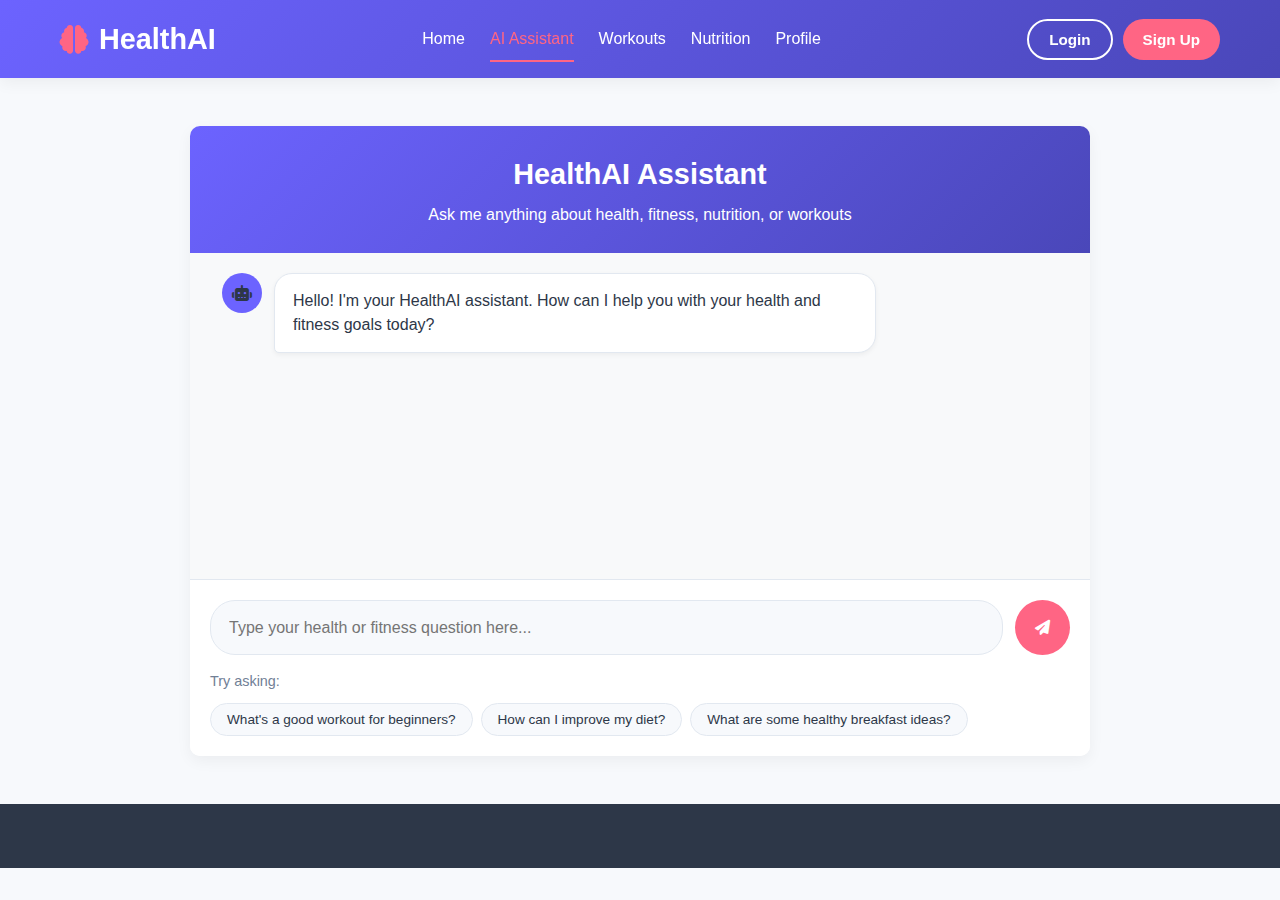
<file: chat.html>
<!DOCTYPE html>
<html lang="en">
<head>
    <meta charset="UTF-8">
    <meta name="viewport" content="width=device-width, initial-scale=1.0">
    <title>AI Health Assistant - HealthAI</title>
    <meta name="description" content="Chat with HealthAI - Get instant answers to your health, fitness, and nutrition questions from our AI assistant.">
    <meta name="keywords" content="AI health assistant, fitness questions, nutrition advice, health chatbot">
    <link rel="stylesheet" href="https://cdnjs.cloudflare.com/ajax/libs/font-awesome/6.4.0/css/all.min.css">
    <link rel="stylesheet" href="styles/main.css">
    <link rel="stylesheet" href="styles/responsive.css">
    <style>
        .chat-typing-indicator {
            display: none;
            align-items: center;
            gap: 10px;
            padding: 15px;
            color: var(--gray);
        }
        .typing-dots {
            display: flex;
            gap: 4px;
        }
        .typing-dots span {
            width: 8px;
            height: 8px;
            background: var(--gray);
            border-radius: 50%;
            animation: typing 1.4s infinite ease-in-out;
        }
        .typing-dots span:nth-child(1) { animation-delay: -0.32s; }
        .typing-dots span:nth-child(2) { animation-delay: -0.16s; }
        @keyframes typing {
            0%, 80%, 100% { transform: scale(0.8); opacity: 0.5; }
            40% { transform: scale(1); opacity: 1; }
        }
    </style>
</head>
<body>
    <!-- Header (Same as index.html) -->
    <header role="banner">
        <div class="container">
            <nav class="navbar" role="navigation" aria-label="Main navigation">
                <div class="logo">
                    <i class="fas fa-brain" aria-hidden="true"></i>
                    <span>HealthAI</span>
                </div>
                <div class="nav-links">
                    <a href="index.html">Home</a>
                    <a href="chat.html" class="active" aria-current="page">AI Assistant</a>
                    <a href="workouts.html">Workouts</a>
                    <a href="nutrition.html">Nutrition</a>
                    <a href="profile.html">Profile</a>
                </div>
                <div class="auth-buttons" id="authButtons">
                    <button class="btn btn-outline" id="loginBtn">Login</button>
                    <button class="btn btn-primary" id="signupBtn">Sign Up</button>
                </div>
                <div class="user-menu" id="userMenu">
                    <button class="user-avatar" id="userAvatar" aria-label="User menu">JD</button>
                    <div class="user-dropdown" id="userDropdown" role="menu">
                        <a href="dashboard.html" role="menuitem"><i class="fas fa-tachometer-alt"></i> Dashboard</a>
                        <a href="profile.html" role="menuitem"><i class="fas fa-user"></i> My Profile</a>
                        <a href="progress.html" role="menuitem"><i class="fas fa-chart-line"></i> Progress</a>
                        <a href="#" role="menuitem"><i class="fas fa-cog"></i> Settings</a>
                        <a href="#" id="logoutBtn" role="menuitem"><i class="fas fa-sign-out-alt"></i> Logout</a>
                    </div>
                </div>
            </nav>
        </div>
    </header>

    <!-- Auth Modal (Same as index.html) -->
    <div class="auth-modal" id="authModal">
        <!-- Same auth modal content as index.html -->
    </div>

    <!-- Chat Section -->
    <section class="chat-section" role="main">
        <div class="container">
            <div class="chat-container">
                <div class="chat-header">
                    <h1>HealthAI Assistant</h1>
                    <p>Ask me anything about health, fitness, nutrition, or workouts</p>
                </div>
                <div class="chat-messages" id="chatMessages" role="log" aria-live="polite">
                    <div class="message ai-message">
                        <div class="message-avatar" aria-hidden="true">
                            <i class="fas fa-robot"></i>
                        </div>
                        <div class="message-content">
                            <p>Hello! I'm your HealthAI assistant. How can I help you with your health and fitness goals today?</p>
                        </div>
                    </div>
                </div>
                <div class="chat-typing-indicator" id="typingIndicator">
                    <div class="message-avatar" aria-hidden="true">
                        <i class="fas fa-robot"></i>
                    </div>
                    <div class="typing-dots">
                        <span></span>
                        <span></span>
                        <span></span>
                    </div>
                    <span>HealthAI is typing...</span>
                </div>
                <div class="chat-input">
                    <div class="input-container">
                        <input type="text" id="messageInput" 
                               placeholder="Type your health or fitness question here..." 
                               aria-label="Type your message"
                               maxlength="500">
                        <button id="sendButton" class="btn btn-primary" aria-label="Send message">
                            <i class="fas fa-paper-plane" aria-hidden="true"></i>
                        </button>
                    </div>
                    <div class="suggestions">
                        <p>Try asking:</p>
                        <div class="suggestion-chips">
                            <button class="suggestion-chip" data-question="What's a good workout for beginners?">What's a good workout for beginners?</button>
                            <button class="suggestion-chip" data-question="How can I improve my diet?">How can I improve my diet?</button>
                            <button class="suggestion-chip" data-question="What are some healthy breakfast ideas?">What are some healthy breakfast ideas?</button>
                        </div>
                    </div>
                </div>
            </div>
        </div>
    </section>

    <!-- Footer (Same as index.html) -->
    <footer role="contentinfo">
        <!-- Same footer content as index.html -->
    </footer>

    <script src="js/auth.js"></script>
    <script src="js/chat.js"></script>
</body>
</html>
</file>
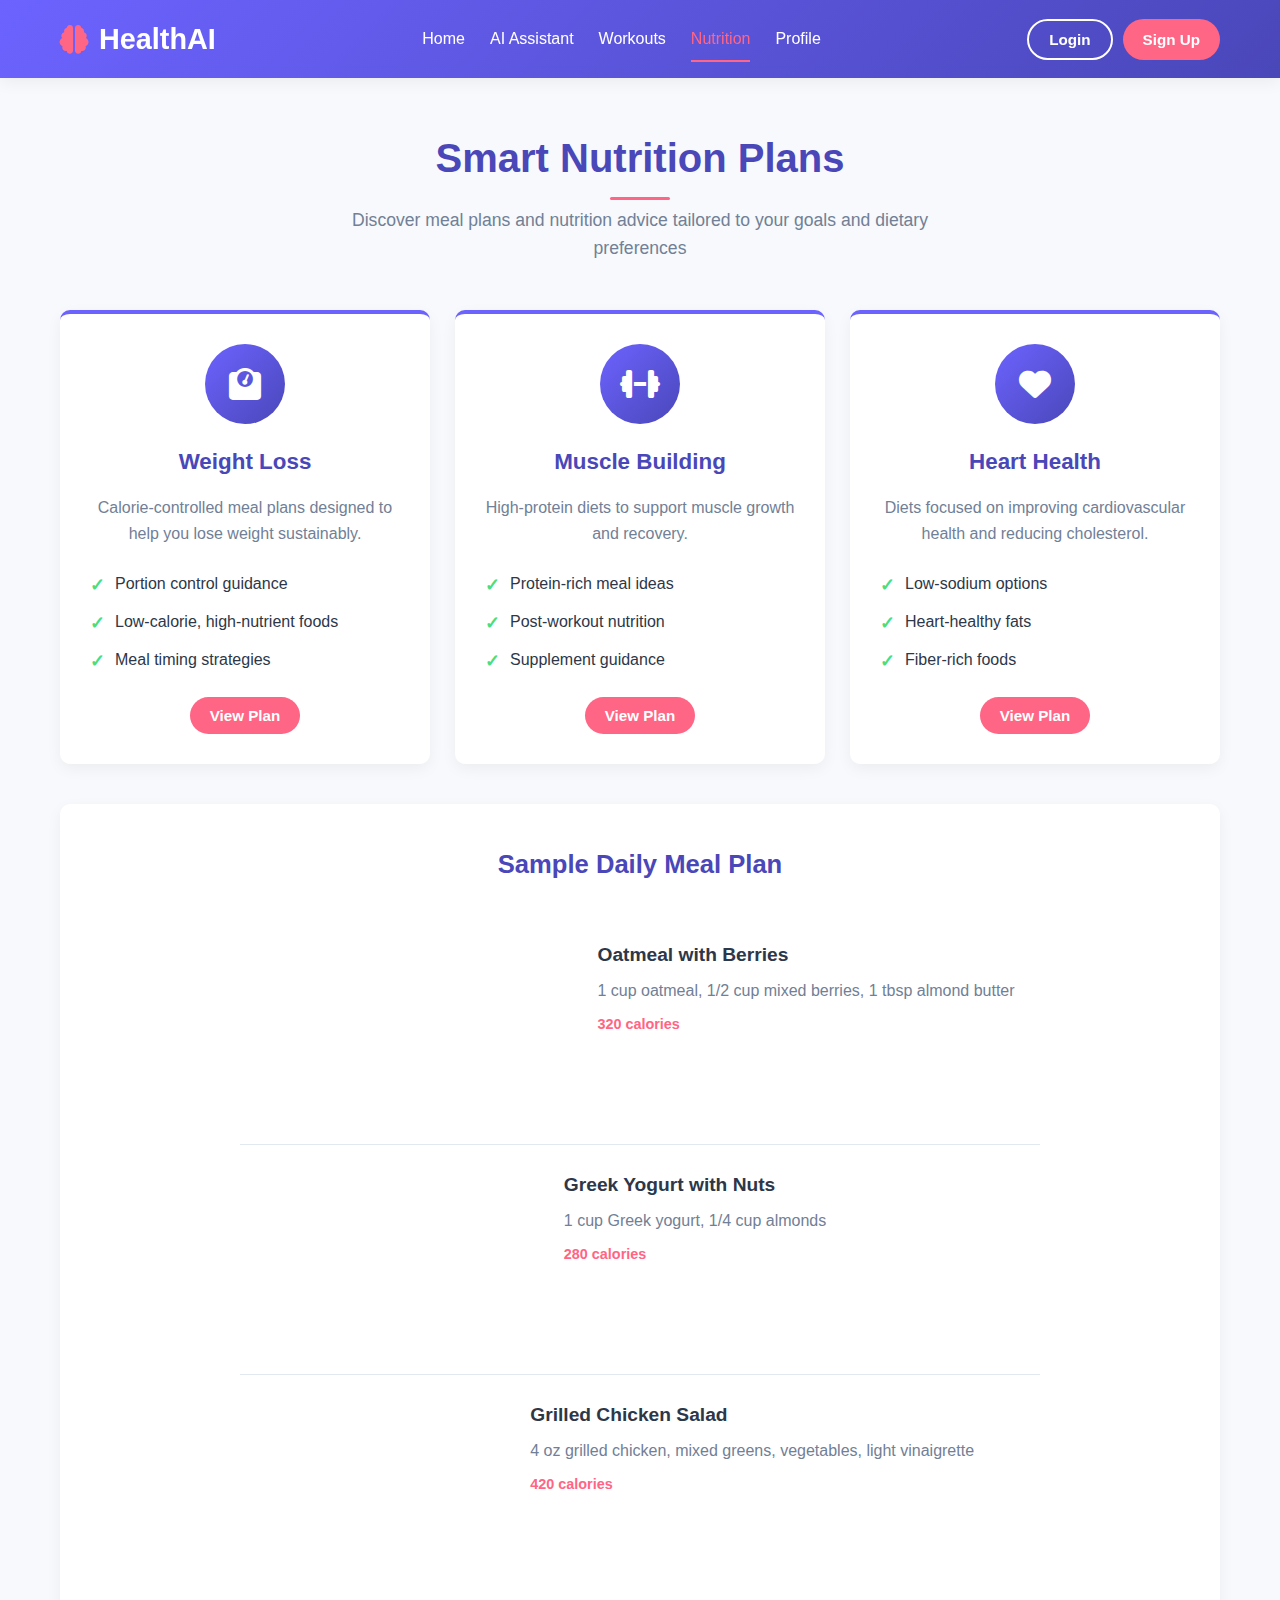
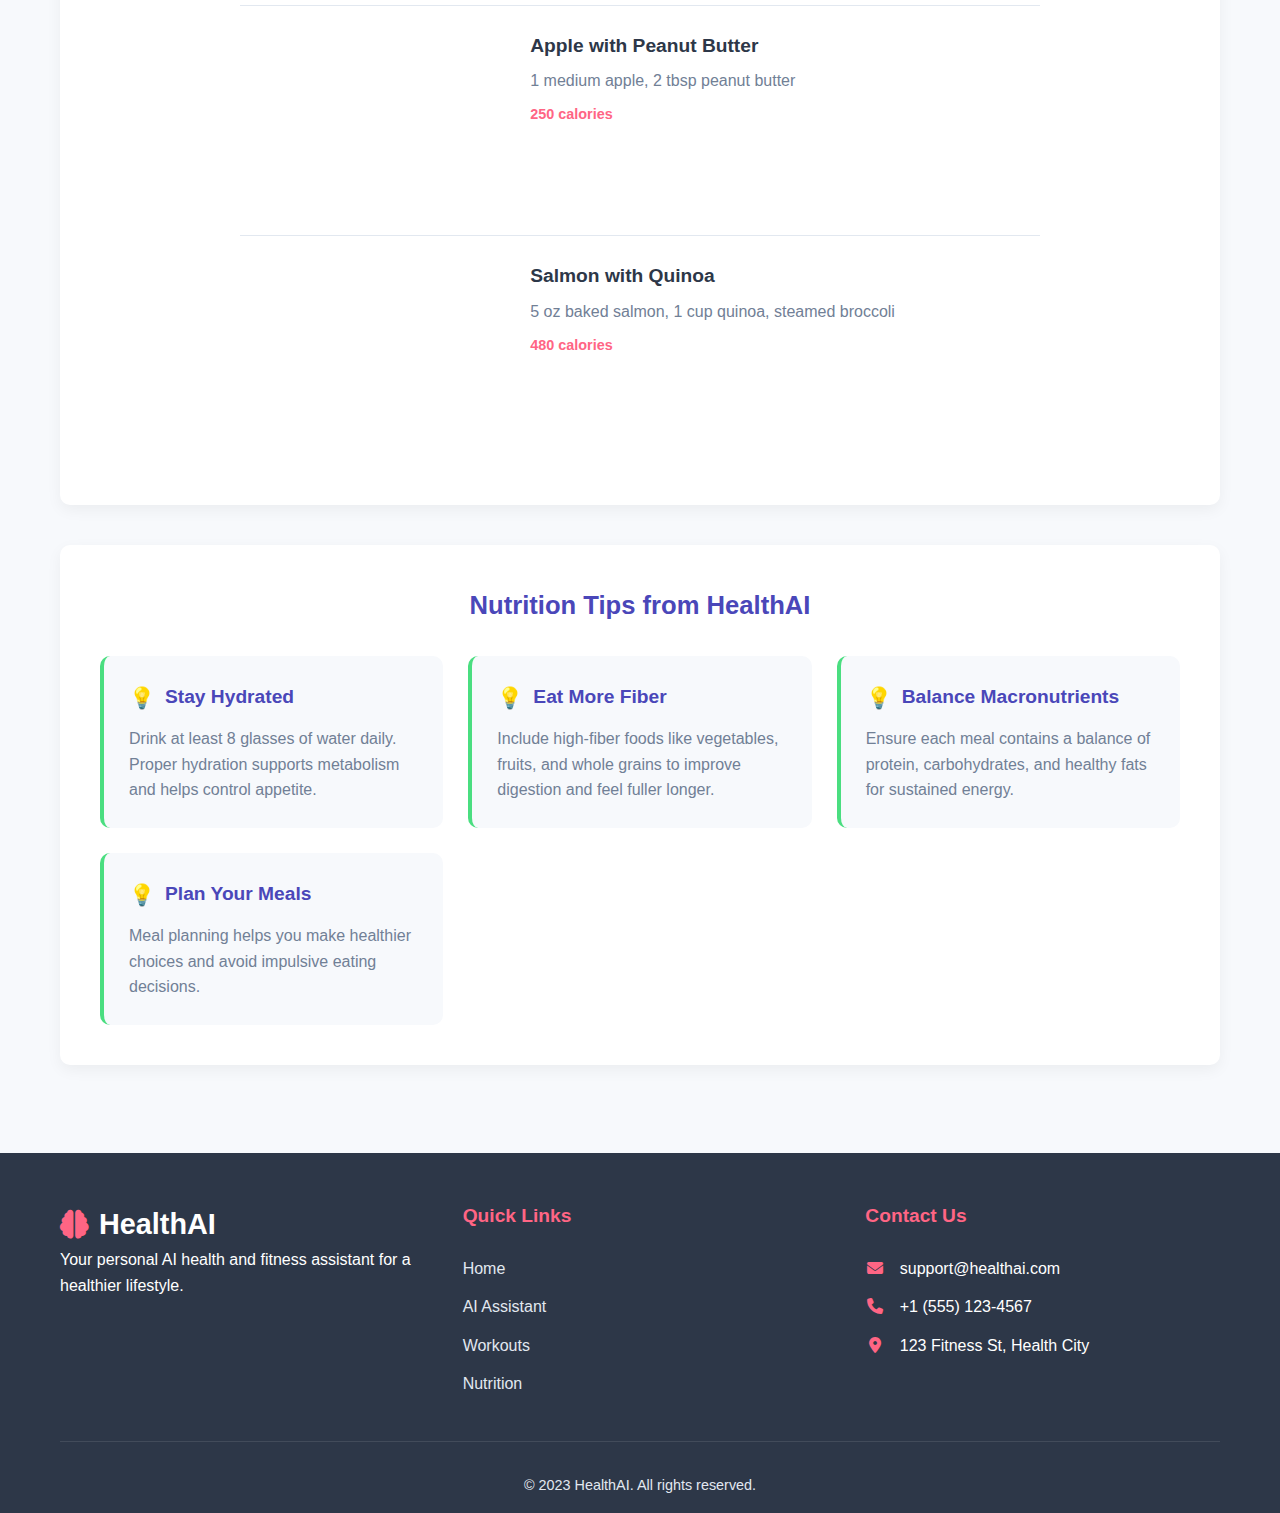
<file: nutrition.html>
<!DOCTYPE html>
<html lang="en">
<head>
    <meta charset="UTF-8">
    <meta name="viewport" content="width=device-width, initial-scale=1.0">
    <title>Nutrition - HealthAI</title>
    <link rel="stylesheet" href="https://cdnjs.cloudflare.com/ajax/libs/font-awesome/6.4.0/css/all.min.css">
    <link rel="stylesheet" href="styles/main.css">
    <link rel="stylesheet" href="styles/responsive.css">
</head>
<body>
    <!-- Header -->
    <header>
        <div class="container">
            <nav class="navbar">
                <div class="logo">
                    <i class="fas fa-brain"></i>
                    <span>HealthAI</span>
                </div>
                <div class="nav-links">
                    <a href="index.html">Home</a>
                    <a href="chat.html">AI Assistant</a>
                    <a href="workouts.html">Workouts</a>
                    <a href="nutrition.html" class="active">Nutrition</a>
                    <a href="profile.html">Profile</a>
                </div>
                <div class="auth-buttons" id="authButtons">
                    <button class="btn btn-outline" id="loginBtn">Login</button>
                    <button class="btn btn-primary" id="signupBtn">Sign Up</button>
                </div>
                <div class="user-menu" id="userMenu">
                    <div class="user-avatar" id="userAvatar">JD</div>
                    <div class="user-dropdown" id="userDropdown">
                        <a href="profile.html"><i class="fas fa-user"></i> My Profile</a>
                        <a href="#"><i class="fas fa-cog"></i> Settings</a>
                        <a href="#" id="logoutBtn"><i class="fas fa-sign-out-alt"></i> Logout</a>
                    </div>
                </div>
            </nav>
        </div>
    </header>

    <!-- Auth Modal -->
    <div class="auth-modal" id="authModal">
        <div class="auth-container">
            <div class="auth-header">
                <h2 id="authModalTitle">Welcome to HealthAI</h2>
                <p id="authModalSubtitle">Your personal health assistant</p>
            </div>
            <div class="auth-tabs">
                <div class="auth-tab active" id="loginTab">Login</div>
                <div class="auth-tab" id="signupTab">Sign Up</div>
            </div>
            <div class="auth-content">
                <form class="auth-form active" id="loginForm">
                    <div class="form-group">
                        <label for="loginEmail">Email</label>
                        <input type="email" id="loginEmail" placeholder="Enter your email" required>
                    </div>
                    <div class="form-group">
                        <label for="loginPassword">Password</label>
                        <input type="password" id="loginPassword" placeholder="Enter your password" required>
                    </div>
                    <div class="auth-options">
                        <div class="remember-me">
                            <input type="checkbox" id="rememberMe">
                            <label for="rememberMe">Remember me</label>
                        </div>
                        <a href="#" class="forgot-password">Forgot password?</a>
                    </div>
                    <button type="submit" class="btn btn-primary" style="width: 100%;">Login</button>
                    
                    <div class="social-auth">
                        <p>Or continue with</p>
                        <div class="social-buttons">
                            <div class="social-btn btn-google">
                                <i class="fab fa-google"></i>
                            </div>
                            <div class="social-btn btn-facebook">
                                <i class="fab fa-facebook-f"></i>
                            </div>
                            <div class="social-btn btn-apple">
                                <i class="fab fa-apple"></i>
                            </div>
                        </div>
                    </div>
                </form>
                
                <form class="auth-form" id="signupForm">
                    <div class="form-group">
                        <label for="signupName">Full Name</label>
                        <input type="text" id="signupName" placeholder="Enter your full name" required>
                    </div>
                    <div class="form-group">
                        <label for="signupEmail">Email</label>
                        <input type="email" id="signupEmail" placeholder="Enter your email" required>
                    </div>
                    <div class="form-group">
                        <label for="signupPassword">Password</label>
                        <input type="password" id="signupPassword" placeholder="Create a password" required>
                    </div>
                    <div class="form-group">
                        <label for="signupConfirmPassword">Confirm Password</label>
                        <input type="password" id="signupConfirmPassword" placeholder="Confirm your password" required>
                    </div>
                    <button type="submit" class="btn btn-primary" style="width: 100%;">Create Account</button>
                    
                    <div class="social-auth">
                        <p>Or continue with</p>
                        <div class="social-buttons">
                            <div class="social-btn btn-google">
                                <i class="fab fa-google"></i>
                            </div>
                            <div class="social-btn btn-facebook">
                                <i class="fab fa-facebook-f"></i>
                            </div>
                            <div class="social-btn btn-apple">
                                <i class="fab fa-apple"></i>
                            </div>
                        </div>
                    </div>
                </form>
            </div>
        </div>
    </div>

    <!-- Nutrition Section -->
    <section class="nutrition-section">
        <div class="container">
            <div class="section-header">
                <h2>Smart Nutrition Plans</h2>
                <p>Discover meal plans and nutrition advice tailored to your goals and dietary preferences</p>
            </div>

            <div class="nutrition-cards">
                <div class="nutrition-card">
                    <div class="nutrition-icon">
                        <i class="fas fa-weight"></i>
                    </div>
                    <h3>Weight Loss</h3>
                    <p>Calorie-controlled meal plans designed to help you lose weight sustainably.</p>
                    <ul>
                        <li>Portion control guidance</li>
                        <li>Low-calorie, high-nutrient foods</li>
                        <li>Meal timing strategies</li>
                    </ul>
                    <button class="btn btn-primary">View Plan</button>
                </div>

                <div class="nutrition-card">
                    <div class="nutrition-icon">
                        <i class="fas fa-dumbbell"></i>
                    </div>
                    <h3>Muscle Building</h3>
                    <p>High-protein diets to support muscle growth and recovery.</p>
                    <ul>
                        <li>Protein-rich meal ideas</li>
                        <li>Post-workout nutrition</li>
                        <li>Supplement guidance</li>
                    </ul>
                    <button class="btn btn-primary">View Plan</button>
                </div>

                <div class="nutrition-card">
                    <div class="nutrition-icon">
                        <i class="fas fa-heart"></i>
                    </div>
                    <h3>Heart Health</h3>
                    <p>Diets focused on improving cardiovascular health and reducing cholesterol.</p>
                    <ul>
                        <li>Low-sodium options</li>
                        <li>Heart-healthy fats</li>
                        <li>Fiber-rich foods</li>
                    </ul>
                    <button class="btn btn-primary">View Plan</button>
                </div>
            </div>

            <div class="meal-plan">
                <h3>Sample Daily Meal Plan</h3>
                <div class="meal-timeline">
                    <div class="meal-time">
                        <div class="time">Breakfast<br>7:00 AM</div>
                        <div class="meal">
                            <h4>Oatmeal with Berries</h4>
                            <p>1 cup oatmeal, 1/2 cup mixed berries, 1 tbsp almond butter</p>
                            <span class="calories">320 calories</span>
                        </div>
                    </div>
                    <div class="meal-time">
                        <div class="time">Snack<br>10:30 AM</div>
                        <div class="meal">
                            <h4>Greek Yogurt with Nuts</h4>
                            <p>1 cup Greek yogurt, 1/4 cup almonds</p>
                            <span class="calories">280 calories</span>
                        </div>
                    </div>
                    <div class="meal-time">
                        <div class="time">Lunch<br>1:00 PM</div>
                        <div class="meal">
                            <h4>Grilled Chicken Salad</h4>
                            <p>4 oz grilled chicken, mixed greens, vegetables, light vinaigrette</p>
                            <span class="calories">420 calories</span>
                        </div>
                    </div>
                    <div class="meal-time">
                        <div class="time">Snack<br>4:00 PM</div>
                        <div class="meal">
                            <h4>Apple with Peanut Butter</h4>
                            <p>1 medium apple, 2 tbsp peanut butter</p>
                            <span class="calories">250 calories</span>
                        </div>
                    </div>
                    <div class="meal-time">
                        <div class="time">Dinner<br>7:00 PM</div>
                        <div class="meal">
                            <h4>Salmon with Quinoa</h4>
                            <p>5 oz baked salmon, 1 cup quinoa, steamed broccoli</p>
                            <span class="calories">480 calories</span>
                        </div>
                    </div>
                </div>
            </div>

            <div class="nutrition-tips">
                <h3>Nutrition Tips from HealthAI</h3>
                <div class="tips-grid">
                    <div class="tip-card">
                        <h4>Stay Hydrated</h4>
                        <p>Drink at least 8 glasses of water daily. Proper hydration supports metabolism and helps control appetite.</p>
                    </div>
                    <div class="tip-card">
                        <h4>Eat More Fiber</h4>
                        <p>Include high-fiber foods like vegetables, fruits, and whole grains to improve digestion and feel fuller longer.</p>
                    </div>
                    <div class="tip-card">
                        <h4>Balance Macronutrients</h4>
                        <p>Ensure each meal contains a balance of protein, carbohydrates, and healthy fats for sustained energy.</p>
                    </div>
                    <div class="tip-card">
                        <h4>Plan Your Meals</h4>
                        <p>Meal planning helps you make healthier choices and avoid impulsive eating decisions.</p>
                    </div>
                </div>
            </div>
        </div>
    </section>

    <!-- Footer -->
    <footer>
        <div class="container">
            <div class="footer-content">
                <div class="footer-section">
                    <div class="logo">
                        <i class="fas fa-brain"></i>
                        <span>HealthAI</span>
                    </div>
                    <p>Your personal AI health and fitness assistant for a healthier lifestyle.</p>
                </div>
                <div class="footer-section">
                    <h4>Quick Links</h4>
                    <ul>
                        <li><a href="index.html">Home</a></li>
                        <li><a href="chat.html">AI Assistant</a></li>
                        <li><a href="workouts.html">Workouts</a></li>
                        <li><a href="nutrition.html">Nutrition</a></li>
                    </ul>
                </div>
                <div class="footer-section">
                    <h4>Contact Us</h4>
                    <ul>
                        <li><i class="fas fa-envelope"></i> support@healthai.com</li>
                        <li><i class="fas fa-phone"></i> +1 (555) 123-4567</li>
                        <li><i class="fas fa-map-marker-alt"></i> 123 Fitness St, Health City</li>
                    </ul>
                </div>
            </div>
            <div class="footer-bottom">
                <p>&copy; 2023 HealthAI. All rights reserved.</p>
            </div>
        </div>
    </footer>

    <script src="js/auth.js"></script>
    <script src="js/main.js"></script>
</body>
</html>
</file>
<file: styles/main.css>
/* CSS Variables for consistent theming */
:root {
    --primary: #6C63FF;
    --secondary: #4A47B9;
    --accent: #FF6584;
    --light: #F7F9FC;
    --dark: #2D3748;
    --success: #4ADE80;
    --warning: #FBBF24;
    --danger: #F87171;
    --gray: #718096;
    --light-gray: #E2E8F0;
    --gradient: linear-gradient(135deg, var(--primary), var(--secondary));
    --shadow: 0 5px 15px rgba(0, 0, 0, 0.05);
    --border-radius: 10px;
}

/* Reset and Base Styles */
* {
    margin: 0;
    padding: 0;
    box-sizing: border-box;
}

html {
    scroll-behavior: smooth;
}

body {
    font-family: 'Segoe UI', Tahoma, Geneva, Verdana, sans-serif;
    line-height: 1.6;
    color: var(--dark);
    background-color: var(--light);
    overflow-x: hidden;
}

/* Container */
.container {
    max-width: 1200px;
    margin: 0 auto;
    padding: 0 20px;
}

/* Header Styles */
header {
    background: var(--gradient);
    color: white;
    padding: 1rem 0;
    box-shadow: var(--shadow);
    position: sticky;
    top: 0;
    z-index: 1000;
    backdrop-filter: blur(10px);
}

.navbar {
    display: flex;
    justify-content: space-between;
    align-items: center;
    flex-wrap: wrap;
}

.logo {
    display: flex;
    align-items: center;
    gap: 10px;
    font-size: clamp(1.5rem, 4vw, 1.8rem);
    font-weight: 700;
}

.logo i {
    color: var(--accent);
}

.nav-links {
    display: flex;
    gap: clamp(15px, 3vw, 25px);
    flex-wrap: wrap;
}

.nav-links a {
    color: white;
    text-decoration: none;
    font-weight: 500;
    transition: color 0.3s ease;
    padding: 5px 0;
    position: relative;
}

.nav-links a:hover,
.nav-links a.active {
    color: var(--accent);
}

.nav-links a.active::after {
    content: '';
    position: absolute;
    bottom: -5px;
    left: 0;
    width: 100%;
    height: 2px;
    background-color: var(--accent);
}

/* Auth Buttons */
.auth-buttons {
    display: flex;
    gap: 15px;
    flex-wrap: wrap;
}

.btn {
    padding: 10px 20px;
    border-radius: 30px;
    font-weight: 600;
    cursor: pointer;
    transition: all 0.3s ease;
    border: none;
    text-decoration: none;
    display: inline-flex;
    align-items: center;
    justify-content: center;
    gap: 8px;
    font-size: 0.95rem;
    position: relative;
    overflow: hidden;
}

.btn:focus {
    outline: 2px solid var(--accent);
    outline-offset: 2px;
}

.btn-outline {
    background: transparent;
    border: 2px solid white;
    color: white;
}

.btn-outline:hover {
    background: white;
    color: var(--primary);
}

.btn-primary {
    background: var(--accent);
    color: white;
}

.btn-primary:hover {
    background: #ff4d6d;
    transform: translateY(-2px);
    box-shadow: 0 4px 12px rgba(255, 101, 132, 0.3);
}

/* User Menu */
.user-menu {
    position: relative;
    display: none;
}

.user-avatar {
    width: 40px;
    height: 40px;
    border-radius: 50%;
    background: var(--accent);
    display: flex;
    align-items: center;
    justify-content: center;
    color: white;
    font-weight: bold;
    cursor: pointer;
    border: none;
    transition: transform 0.3s ease;
}

.user-avatar:hover {
    transform: scale(1.05);
}

.user-dropdown {
    position: absolute;
    top: 100%;
    right: 0;
    background: white;
    border-radius: var(--border-radius);
    box-shadow: var(--shadow);
    width: 200px;
    padding: 10px 0;
    display: none;
    z-index: 1001;
    margin-top: 10px;
}

.user-dropdown.active {
    display: block;
    animation: dropdownFade 0.3s ease;
}

@keyframes dropdownFade {
    from {
        opacity: 0;
        transform: translateY(-10px);
    }
    to {
        opacity: 1;
        transform: translateY(0);
    }
}

.user-dropdown a {
    display: flex;
    align-items: center;
    gap: 10px;
    padding: 10px 20px;
    color: var(--dark);
    text-decoration: none;
    transition: background 0.3s ease;
}

.user-dropdown a:hover {
    background: var(--light);
}

.user-dropdown a i {
    width: 20px;
    text-align: center;
}

/* Auth Modal */
.auth-modal {
    display: none;
    position: fixed;
    top: 0;
    left: 0;
    width: 100%;
    height: 100%;
    background: rgba(0, 0, 0, 0.5);
    backdrop-filter: blur(5px);
    z-index: 2000;
    justify-content: center;
    align-items: center;
    padding: 20px;
}

.auth-container {
    background: white;
    border-radius: var(--border-radius);
    width: 100%;
    max-width: 450px;
    box-shadow: 0 20px 40px rgba(0, 0, 0, 0.1);
    overflow: hidden;
    animation: modalSlideIn 0.3s ease;
}

@keyframes modalSlideIn {
    from {
        opacity: 0;
        transform: scale(0.9) translateY(-20px);
    }
    to {
        opacity: 1;
        transform: scale(1) translateY(0);
    }
}

.auth-header {
    background: var(--gradient);
    color: white;
    padding: 25px;
    text-align: center;
    position: relative;
}

.close-auth {
    position: absolute;
    top: 15px;
    right: 15px;
    background: none;
    border: none;
    color: white;
    font-size: 1.5rem;
    cursor: pointer;
    width: 30px;
    height: 30px;
    border-radius: 50%;
    display: flex;
    align-items: center;
    justify-content: center;
    transition: background 0.3s ease;
}

.close-auth:hover {
    background: rgba(255, 255, 255, 0.2);
}

.auth-tabs {
    display: flex;
    border-bottom: 1px solid var(--light-gray);
}

.auth-tab {
    flex: 1;
    padding: 18px;
    text-align: center;
    cursor: pointer;
    font-weight: 600;
    transition: all 0.3s ease;
    background: none;
    border: none;
    font-size: 1rem;
}

.auth-tab.active {
    color: var(--primary);
    border-bottom: 3px solid var(--primary);
}

.auth-content {
    padding: 30px;
}

.auth-form {
    display: none;
}

.auth-form.active {
    display: block;
    animation: formFadeIn 0.3s ease;
}

@keyframes formFadeIn {
    from {
        opacity: 0;
        transform: translateX(10px);
    }
    to {
        opacity: 1;
        transform: translateX(0);
    }
}

.form-group {
    margin-bottom: 20px;
}

.form-group label {
    display: block;
    margin-bottom: 8px;
    font-weight: 500;
    color: var(--dark);
}

.form-group input {
    width: 100%;
    padding: 14px 16px;
    border: 1px solid var(--light-gray);
    border-radius: 8px;
    font-size: 1rem;
    transition: border 0.3s ease;
    background: var(--light);
}

.form-group input:focus {
    border-color: var(--primary);
    outline: none;
    box-shadow: 0 0 0 3px rgba(108, 99, 255, 0.1);
}

.auth-options {
    display: flex;
    justify-content: space-between;
    align-items: center;
    margin-bottom: 20px;
    flex-wrap: wrap;
    gap: 10px;
}

.remember-me {
    display: flex;
    align-items: center;
    gap: 8px;
}

.forgot-password {
    color: var(--primary);
    text-decoration: none;
    font-size: 0.9rem;
}

.social-auth {
    text-align: center;
    margin-top: 25px;
}

.social-auth p {
    margin-bottom: 15px;
    color: var(--gray);
    position: relative;
}

.social-auth p::before,
.social-auth p::after {
    content: '';
    position: absolute;
    top: 50%;
    width: 30%;
    height: 1px;
    background: var(--light-gray);
}

.social-auth p::before {
    left: 0;
}

.social-auth p::after {
    right: 0;
}

.social-buttons {
    display: flex;
    gap: 12px;
    justify-content: center;
}

.social-btn {
    width: 48px;
    height: 48px;
    border-radius: 50%;
    display: flex;
    align-items: center;
    justify-content: center;
    border: 1px solid var(--light-gray);
    background: white;
    color: var(--dark);
    cursor: pointer;
    transition: all 0.3s ease;
    font-size: 1.1rem;
}

.social-btn:hover {
    transform: translateY(-2px);
    box-shadow: var(--shadow);
}

.btn-google:hover {
    background: #DB4437;
    color: white;
    border-color: #DB4437;
}

.btn-facebook:hover {
    background: #4267B2;
    color: white;
    border-color: #4267B2;
}

.btn-apple:hover {
    background: #000;
    color: white;
    border-color: #000;
}

/* Hero Section */
.hero {
    padding: clamp(3rem, 8vw, 5rem) 0;
    background: var(--gradient), url('https://images.unsplash.com/photo-1571019613454-1cb2f99b2d8b?ixlib=rb-4.0.3&ixid=M3wxMjA3fDB8MHxwaG90by1wYWdlfHx8fGVufDB8fHx8fA%3D%3D&auto=format&fit=crop&w=1470&q=80');
    background-size: cover;
    background-position: center;
    background-attachment: fixed;
    color: white;
    position: relative;
}

.hero::before {
    content: '';
    position: absolute;
    top: 0;
    left: 0;
    right: 0;
    bottom: 0;
    background: rgba(0, 0, 0, 0.3);
}

.hero .container {
    position: relative;
    z-index: 1;
    display: grid;
    grid-template-columns: 1fr 1fr;
    gap: clamp(2rem, 5vw, 4rem);
    align-items: center;
}

.hero-content {
    animation: slideInLeft 0.8s ease;
}

@keyframes slideInLeft {
    from {
        opacity: 0;
        transform: translateX(-50px);
    }
    to {
        opacity: 1;
        transform: translateX(0);
    }
}

.hero h1 {
    font-size: clamp(2.5rem, 6vw, 3.5rem);
    margin-bottom: 1rem;
    line-height: 1.2;
    font-weight: 700;
}

.hero p {
    font-size: clamp(1.1rem, 2.5vw, 1.2rem);
    max-width: 600px;
    margin-bottom: 2rem;
    opacity: 0.9;
}

.hero-buttons {
    display: flex;
    gap: 15px;
    flex-wrap: wrap;
}

.hero-image {
    animation: slideInRight 0.8s ease;
}

@keyframes slideInRight {
    from {
        opacity: 0;
        transform: translateX(50px);
    }
    to {
        opacity: 1;
        transform: translateX(0);
    }
}

.hero-image img {
    width: 100%;
    height: auto;
    border-radius: var(--border-radius);
    box-shadow: 0 20px 40px rgba(0, 0, 0, 0.2);
    transition: transform 0.3s ease;
}

.hero-image img:hover {
    transform: scale(1.02);
}

/* Section Titles */
.section-title {
    text-align: center;
    font-size: clamp(2rem, 5vw, 2.5rem);
    margin-bottom: 3rem;
    color: var(--secondary);
    position: relative;
}

.section-title::after {
    content: '';
    position: absolute;
    bottom: -10px;
    left: 50%;
    transform: translateX(-50%);
    width: 60px;
    height: 3px;
    background: var(--accent);
    border-radius: 2px;
}

/* Features Section */
.features {
    padding: clamp(3rem, 8vw, 5rem) 0;
    background: white;
}

.features-grid {
    display: grid;
    grid-template-columns: repeat(auto-fit, minmax(280px, 1fr));
    gap: clamp(1.5rem, 4vw, 2rem);
}

.feature-card {
    background: white;
    padding: clamp(1.5rem, 4vw, 2rem);
    border-radius: var(--border-radius);
    box-shadow: var(--shadow);
    text-align: center;
    transition: all 0.3s ease;
    border-top: 4px solid var(--primary);
    position: relative;
    overflow: hidden;
}

.feature-card::before {
    content: '';
    position: absolute;
    top: 0;
    left: -100%;
    width: 100%;
    height: 100%;
    background: linear-gradient(90deg, transparent, rgba(108, 99, 255, 0.1), transparent);
    transition: left 0.5s ease;
}

.feature-card:hover::before {
    left: 100%;
}

.feature-card:hover {
    transform: translateY(-8px);
    box-shadow: 0 15px 30px rgba(0, 0, 0, 0.1);
}

.feature-icon {
    width: clamp(70px, 15vw, 80px);
    height: clamp(70px, 15vw, 80px);
    background: var(--gradient);
    border-radius: 50%;
    display: flex;
    align-items: center;
    justify-content: center;
    margin: 0 auto 1.5rem;
    color: white;
    font-size: clamp(1.5rem, 4vw, 2rem);
    transition: transform 0.3s ease;
}

.feature-card:hover .feature-icon {
    transform: scale(1.1) rotate(5deg);
}

.feature-card h3 {
    margin-bottom: 1rem;
    color: var(--secondary);
    font-size: 1.3rem;
}

.feature-card p {
    color: var(--gray);
    line-height: 1.6;
}

/* Testimonials */
.testimonials {
    padding: clamp(3rem, 8vw, 5rem) 0;
    background: var(--light);
}

.testimonials-grid {
    display: grid;
    grid-template-columns: repeat(auto-fit, minmax(300px, 1fr));
    gap: clamp(1.5rem, 4vw, 2rem);
}

.testimonial-card {
    background: white;
    padding: clamp(1.5rem, 4vw, 2rem);
    border-radius: var(--border-radius);
    box-shadow: var(--shadow);
    position: relative;
}

.testimonial-content {
    margin-bottom: 1.5rem;
    font-style: italic;
    position: relative;
    line-height: 1.7;
}

.testimonial-content::before {
    content: '"';
    font-size: 4rem;
    color: var(--accent);
    position: absolute;
    top: -20px;
    left: -10px;
    opacity: 0.3;
    line-height: 1;
}

.testimonial-author {
    display: flex;
    align-items: center;
    gap: 15px;
}

.testimonial-author img {
    width: 60px;
    height: 60px;
    border-radius: 50%;
    object-fit: cover;
    border: 3px solid var(--light);
}

.testimonial-author h4 {
    margin-bottom: 5px;
    color: var(--secondary);
}

.testimonial-author span {
    color: var(--gray);
    font-size: 0.9rem;
}

/* Footer */
footer {
    background: var(--dark);
    color: white;
    padding: clamp(2rem, 6vw, 3rem) 0 1rem;
}

.footer-content {
    display: grid;
    grid-template-columns: repeat(auto-fit, minmax(250px, 1fr));
    gap: clamp(2rem, 5vw, 3rem);
    margin-bottom: 2rem;
}

.footer-section h4 {
    margin-bottom: 1.5rem;
    color: var(--accent);
    font-size: 1.2rem;
}

.footer-section ul {
    list-style: none;
}

.footer-section ul li {
    margin-bottom: 0.8rem;
}

.footer-section ul li a {
    color: var(--light-gray);
    text-decoration: none;
    transition: color 0.3s ease;
}

.footer-section ul li a:hover {
    color: var(--accent);
}

.footer-section ul li i {
    margin-right: 10px;
    width: 20px;
    text-align: center;
    color: var(--accent);
}

.footer-bottom {
    text-align: center;
    padding-top: 2rem;
    border-top: 1px solid rgba(255, 255, 255, 0.1);
    color: var(--light-gray);
    font-size: 0.9rem;
}

/* Chat Page Styles */
.chat-section {
    padding: clamp(2rem, 6vw, 3rem) 0;
    min-height: calc(100vh - 200px);
    background: var(--light);
}

.chat-container {
    max-width: 900px;
    margin: 0 auto;
    background: white;
    border-radius: var(--border-radius);
    box-shadow: var(--shadow);
    overflow: hidden;
    height: 70vh;
    display: flex;
    flex-direction: column;
}

.chat-header {
    padding: 25px;
    background: var(--gradient);
    color: white;
    text-align: center;
}

.chat-header h1 {
    margin-bottom: 5px;
    font-size: 1.8rem;
}

.chat-messages {
    flex: 1;
    overflow-y: auto;
    padding: 20px;
    background: #f8f9fa;
    scroll-behavior: smooth;
}

/* Custom scrollbar for chat */
.chat-messages::-webkit-scrollbar {
    width: 6px;
}

.chat-messages::-webkit-scrollbar-track {
    background: #f1f1f1;
    border-radius: 3px;
}

.chat-messages::-webkit-scrollbar-thumb {
    background: var(--primary);
    border-radius: 3px;
}

.chat-messages::-webkit-scrollbar-thumb:hover {
    background: var(--secondary);
}

.message {
    display: flex;
    margin-bottom: 20px;
    animation: messageSlideIn 0.3s ease;
}

@keyframes messageSlideIn {
    from {
        opacity: 0;
        transform: translateY(10px);
    }
    to {
        opacity: 1;
        transform: translateY(0);
    }
}

.user-message {
    justify-content: flex-end;
}

.ai-message {
    justify-content: flex-start;
}

.message-avatar {
    width: 40px;
    height: 40px;
    border-radius: 50%;
    display: flex;
    align-items: center;
    justify-content: center;
    margin: 0 12px;
    flex-shrink: 0;
}

.user-message .message-avatar {
    background: var(--accent);
    order: 2;
}

.ai-message .message-avatar {
    background: var(--primary);
}

.message-content {
    max-width: 70%;
    padding: 15px 18px;
    border-radius: 18px;
    line-height: 1.5;
    word-wrap: break-word;
}

.user-message .message-content {
    background: var(--accent);
    color: white;
    border-bottom-right-radius: 5px;
}

.ai-message .message-content {
    background: white;
    border: 1px solid var(--light-gray);
    border-bottom-left-radius: 5px;
    box-shadow: 0 2px 5px rgba(0, 0, 0, 0.05);
}

.chat-input {
    padding: 20px;
    border-top: 1px solid var(--light-gray);
    background: white;
}

.input-container {
    display: flex;
    gap: 12px;
    margin-bottom: 15px;
}

.input-container input {
    flex: 1;
    padding: 14px 18px;
    border: 1px solid var(--light-gray);
    border-radius: 25px;
    outline: none;
    font-size: 1rem;
    transition: border 0.3s ease;
    background: var(--light);
}

.input-container input:focus {
    border-color: var(--accent);
    box-shadow: 0 0 0 3px rgba(255, 101, 132, 0.1);
}

.input-container button {
    padding: 14px 20px;
    border-radius: 50%;
    aspect-ratio: 1;
}

.suggestions p {
    margin-bottom: 10px;
    color: var(--gray);
    font-size: 0.9rem;
}

.suggestion-chips {
    display: flex;
    flex-wrap: wrap;
    gap: 8px;
}

.suggestion-chip {
    background: var(--light);
    border: 1px solid var(--light-gray);
    padding: 8px 16px;
    border-radius: 20px;
    font-size: 0.85rem;
    cursor: pointer;
    transition: all 0.3s ease;
    color: var(--dark);
}

.suggestion-chip:hover {
    background: var(--accent);
    color: white;
    border-color: var(--accent);
    transform: translateY(-1px);
}

/* Toast Notifications */
.toast-message {
    position: fixed;
    top: 20px;
    right: 20px;
    padding: 16px 20px;
    border-radius: var(--border-radius);
    color: white;
    z-index: 10000;
    display: flex;
    align-items: center;
    gap: 12px;
    max-width: 400px;
    animation: toastSlideIn 0.3s ease;
    box-shadow: 0 5px 15px rgba(0, 0, 0, 0.2);
}

@keyframes toastSlideIn {
    from {
        transform: translateX(100%);
        opacity: 0;
    }
    to {
        transform: translateX(0);
        opacity: 1;
    }
}

.toast-success {
    background: var(--success);
}

.toast-error {
    background: var(--danger);
}

.toast-info {
    background: var(--primary);
}

.toast-warning {
    background: var(--warning);
    color: var(--dark);
}

.toast-message button {
    background: none;
    border: none;
    color: inherit;
    font-size: 1.2rem;
    cursor: pointer;
    padding: 0;
    width: 24px;
    height: 24px;
    display: flex;
    align-items: center;
    justify-content: center;
    border-radius: 50%;
    transition: background 0.3s ease;
}

.toast-message button:hover {
    background: rgba(255, 255, 255, 0.2);
}

/* Focus styles for accessibility */
button:focus-visible,
input:focus-visible,
a:focus-visible {
    outline: 2px solid var(--accent);
    outline-offset: 2px;
}

/* Reduced motion for accessibility */
@media (prefers-reduced-motion: reduce) {
    * {
        animation-duration: 0.01ms !important;
        animation-iteration-count: 1 !important;
        transition-duration: 0.01ms !important;
    }
}

/* Print styles */
@media print {
    .auth-modal,
    .user-dropdown,
    .chat-input,
    .suggestions {
        display: none !important;
    }
    
    .chat-messages {
        height: auto;
        overflow: visible;
    }
}
/* User Profiling Styles */
.profiling-content {
    padding: 30px;
    max-height: 70vh;
    overflow-y: auto;
}

.checkbox-group {
    display: grid;
    grid-template-columns: 1fr 1fr;
    gap: 10px;
    margin-top: 10px;
}

.checkbox-label {
    display: flex;
    align-items: center;
    gap: 8px;
    padding: 10px;
    background: var(--light);
    border-radius: 8px;
    cursor: pointer;
    transition: background 0.3s ease;
}

.checkbox-label:hover {
    background: var(--light-gray);
}

.checkbox-label input[type="checkbox"] {
    margin: 0;
}

/* Workout Instructions Modal */
.workout-instructions-modal {
    position: fixed;
    top: 0;
    left: 0;
    width: 100%;
    height: 100%;
    background: rgba(0, 0, 0, 0.8);
    backdrop-filter: blur(5px);
    z-index: 3000;
    display: none;
    justify-content: center;
    align-items: center;
    padding: 20px;
}

.instructions-container {
    background: white;
    border-radius: var(--border-radius);
    width: 100%;
    max-width: 800px;
    max-height: 90vh;
    overflow: hidden;
    display: flex;
    flex-direction: column;
}

.instructions-header {
    background: var(--gradient);
    color: white;
    padding: 25px;
    position: relative;
}

.instructions-header h2 {
    margin-bottom: 10px;
    font-size: 1.5rem;
}

.workout-meta {
    display: flex;
    gap: 20px;
    font-size: 0.9rem;
    opacity: 0.9;
}

.close-instructions {
    position: absolute;
    top: 15px;
    right: 15px;
    background: none;
    border: none;
    color: white;
    font-size: 1.5rem;
    cursor: pointer;
    width: 30px;
    height: 30px;
    border-radius: 50%;
    display: flex;
    align-items: center;
    justify-content: center;
    transition: background 0.3s ease;
}

.close-instructions:hover {
    background: rgba(255, 255, 255, 0.2);
}

.instructions-content {
    flex: 1;
    overflow-y: auto;
    padding: 25px;
}

.workout-overview {
    background: var(--light);
    padding: 20px;
    border-radius: var(--border-radius);
    margin-bottom: 25px;
    border-left: 4px solid var(--primary);
}

.instruction-section {
    background: white;
    border: 1px solid var(--light-gray);
    border-radius: var(--border-radius);
    padding: 20px;
    margin-bottom: 20px;
    box-shadow: var(--shadow);
}

.instruction-section h3 {
    color: var(--primary);
    margin-bottom: 10px;
    font-size: 1.2rem;
}

.rest-time {
    background: var(--warning);
    color: var(--dark);
    padding: 5px 10px;
    border-radius: 15px;
    font-size: 0.8rem;
    font-weight: 600;
    display: inline-block;
    margin-bottom: 15px;
}

.steps, .tips {
    margin: 15px 0;
}

.steps h4, .tips h4 {
    color: var(--dark);
    margin-bottom: 10px;
    font-size: 1rem;
}

.steps ol, .tips ul {
    margin-left: 20px;
}

.steps li, .tips li {
    margin: 8px 0;
    line-height: 1.5;
}

.tips {
    background: var(--light);
    padding: 15px;
    border-radius: var(--border-radius);
    border-left: 3px solid var(--success);
}

.instructions-actions {
    display: flex;
    gap: 15px;
    margin-top: 30px;
    padding-top: 20px;
    border-top: 1px solid var(--light-gray);
}

.instructions-actions .btn {
    flex: 1;
}

/* Enhanced Workout Cards */
.workout-badge {
    position: absolute;
    top: 15px;
    left: 15px;
    background: var(--accent);
    color: white;
    padding: 5px 10px;
    border-radius: 15px;
    font-size: 0.7rem;
    font-weight: 600;
    display: flex;
    align-items: center;
    gap: 5px;
}

.workout-badge.new {
    background: var(--success);
}

.workout-rating {
    display: flex;
    align-items: center;
    gap: 10px;
    margin: 10px 0;
    font-size: 0.9rem;
}

.stars {
    color: var(--warning);
}

/* Form Select Styles */
select {
    width: 100%;
    padding: 14px 16px;
    border: 1px solid var(--light-gray);
    border-radius: 8px;
    font-size: 1rem;
    background: var(--light);
    transition: border 0.3s ease;
}

select:focus {
    border-color: var(--primary);
    outline: none;
    box-shadow: 0 0 0 3px rgba(108, 99, 255, 0.1);
}

/* Workout Card Styles */
.workout-card {
    background: white;
    border-radius: var(--border-radius);
    box-shadow: var(--shadow);
    overflow: hidden;
    transition: all 0.3s ease;
    position: relative;
}

.workout-card:hover {
    transform: translateY(-5px);
    box-shadow: 0 10px 25px rgba(0, 0, 0, 0.1);
}

.workout-image {
    position: relative;
    height: 200px;
    overflow: hidden;
}

.workout-image img {
    width: 100%;
    height: 100%;
    object-fit: cover;
    transition: transform 0.3s ease;
}

.workout-card:hover .workout-image img {
    transform: scale(1.05);
}

.workout-level {
    position: absolute;
    top: 15px;
    right: 15px;
    padding: 5px 12px;
    border-radius: 20px;
    font-size: 0.8rem;
    font-weight: 600;
    text-transform: uppercase;
}

.workout-level.beginner {
    background: var(--success);
    color: white;
}

.workout-level.intermediate {
    background: var(--warning);
    color: var(--dark);
}

.workout-level.advanced {
    background: var(--danger);
    color: white;
}

.workout-content {
    padding: 20px;
}

.workout-details {
    display: flex;
    gap: 15px;
    margin: 15px 0;
    font-size: 0.9rem;
    color: var(--gray);
}

.workout-details span {
    display: flex;
    align-items: center;
    gap: 5px;
}

.workout-actions {
    display: flex;
    gap: 10px;
    margin-top: 15px;
}

.workout-actions .btn {
    flex: 1;
}

/* Progress Circle Styles */
.progress-circle {
    width: 100px;
    height: 100px;
    border-radius: 50%;
    background: conic-gradient(var(--primary) 0% 85%, var(--light-gray) 85% 100%);
    display: flex;
    align-items: center;
    justify-content: center;
    margin: 0 auto 15px;
    position: relative;
}

.progress-circle::before {
    content: '';
    position: absolute;
    width: 80px;
    height: 80px;
    background: white;
    border-radius: 50%;
}

.progress-circle span {
    position: relative;
    z-index: 1;
    font-weight: bold;
    font-size: 1.2rem;
    color: var(--primary);
}
/* Enhanced Timer Styles */
.timer-container {
    background: white;
    border-radius: var(--border-radius);
    width: 100%;
    max-width: 500px;
    overflow: hidden;
    box-shadow: 0 20px 40px rgba(0, 0, 0, 0.3);
}

.timer-header {
    background: var(--gradient);
    color: white;
    padding: 20px;
    display: flex;
    justify-content: space-between;
    align-items: center;
}

.timer-header h2 {
    margin: 0;
    font-size: 1.3rem;
}

.close-timer {
    background: none;
    border: none;
    color: white;
    font-size: 1.5rem;
    cursor: pointer;
    width: 30px;
    height: 30px;
    border-radius: 50%;
    display: flex;
    align-items: center;
    justify-content: center;
    transition: background 0.3s ease;
}

.close-timer:hover {
    background: rgba(255, 255, 255, 0.2);
}

.timer-content {
    padding: 30px;
    text-align: center;
}

.current-exercise h3 {
    color: var(--primary);
    margin-bottom: 5px;
    font-size: 1.4rem;
}

.current-exercise p {
    color: var(--gray);
    margin-bottom: 20px;
}

.timer-display {
    margin: 30px 0;
}

.time-circle {
    width: 200px;
    height: 200px;
    border-radius: 50%;
    background: conic-gradient(var(--accent) 0% 0%, var(--light-gray) 0% 100%);
    display: flex;
    align-items: center;
    justify-content: center;
    margin: 0 auto;
    position: relative;
}

.time-circle::before {
    content: '';
    position: absolute;
    width: 160px;
    height: 160px;
    background: white;
    border-radius: 50%;
}

.time {
    position: relative;
    z-index: 1;
    font-size: 2.5rem;
    font-weight: bold;
    color: var(--dark);
}

.timer-controls {
    display: flex;
    gap: 15px;
    margin: 25px 0;
}

.timer-controls .btn {
    flex: 1;
}

.exercise-progress {
    margin: 20px 0;
}

.progress-bar {
    width: 100%;
    height: 8px;
    background: var(--light-gray);
    border-radius: 4px;
    overflow: hidden;
    margin-bottom: 10px;
}

.progress-bar .progress {
    height: 100%;
    background: var(--primary);
    transition: width 0.3s ease;
}

.workout-stats {
    display: grid;
    grid-template-columns: repeat(4, 1fr);
    gap: 15px;
    margin-top: 25px;
    padding-top: 20px;
    border-top: 1px solid var(--light-gray);
}

.workout-stats .stat {
    text-align: center;
}

.stat-value {
    display: block;
    font-size: 1.3rem;
    font-weight: bold;
    color: var(--primary);
}

.stat-label {
    display: block;
    font-size: 0.8rem;
    color: var(--gray);
    text-transform: uppercase;
    margin-top: 5px;
}
/* ===== WORKOUT PAGE STYLES ===== */
.workouts-section {
    padding: clamp(2rem, 6vw, 3rem) 0;
    background: var(--light);
}

.section-header {
    text-align: center;
    margin-bottom: 3rem;
}

.section-header h2 {
    font-size: clamp(2rem, 5vw, 2.5rem);
    color: var(--secondary);
    margin-bottom: 1rem;
    position: relative;
}

.section-header h2::after {
    content: '';
    position: absolute;
    bottom: -10px;
    left: 50%;
    transform: translateX(-50%);
    width: 60px;
    height: 3px;
    background: var(--accent);
    border-radius: 2px;
}

.section-header p {
    font-size: 1.1rem;
    color: var(--gray);
    max-width: 600px;
    margin: 0 auto;
}

/* Workout Stats Overview */
.workout-stats-overview {
    display: grid;
    grid-template-columns: repeat(auto-fit, minmax(200px, 1fr));
    gap: 20px;
    margin-bottom: 3rem;
}

.stat-card {
    background: white;
    padding: 25px;
    border-radius: var(--border-radius);
    box-shadow: var(--shadow);
    display: flex;
    align-items: center;
    gap: 15px;
    transition: transform 0.3s ease;
}

.stat-card:hover {
    transform: translateY(-5px);
}

.stat-icon {
    width: 60px;
    height: 60px;
    background: var(--gradient);
    border-radius: 50%;
    display: flex;
    align-items: center;
    justify-content: center;
    color: white;
    font-size: 1.5rem;
}

.stat-info h3 {
    font-size: 2rem;
    color: var(--primary);
    margin-bottom: 5px;
}

.stat-info p {
    color: var(--gray);
    font-size: 0.9rem;
}

/* Workout Filters */
.workout-filters {
    display: flex;
    gap: 10px;
    margin-bottom: 2rem;
    flex-wrap: wrap;
    justify-content: center;
}

.filter-btn {
    padding: 10px 20px;
    border: 2px solid var(--light-gray);
    background: white;
    border-radius: 25px;
    cursor: pointer;
    transition: all 0.3s ease;
    font-weight: 600;
    color: var(--dark);
}

.filter-btn:hover {
    border-color: var(--primary);
    color: var(--primary);
}

.filter-btn.active {
    background: var(--primary);
    border-color: var(--primary);
    color: white;
}

/* Workout Grid */
.workouts-grid {
    display: grid;
    grid-template-columns: repeat(auto-fill, minmax(350px, 1fr));
    gap: 25px;
    margin-bottom: 4rem;
}

.workout-card {
    background: white;
    border-radius: var(--border-radius);
    box-shadow: var(--shadow);
    overflow: hidden;
    transition: all 0.3s ease;
    position: relative;
}

.workout-card:hover {
    transform: translateY(-8px);
    box-shadow: 0 15px 30px rgba(0, 0, 0, 0.1);
}

.workout-image {
    position: relative;
    height: 200px;
    overflow: hidden;
}

.workout-image img {
    width: 100%;
    height: 100%;
    object-fit: cover;
    transition: transform 0.3s ease;
}

.workout-card:hover .workout-image img {
    transform: scale(1.05);
}

.workout-level {
    position: absolute;
    top: 15px;
    right: 15px;
    padding: 5px 12px;
    border-radius: 20px;
    font-size: 0.8rem;
    font-weight: 600;
    text-transform: uppercase;
}

.workout-level.beginner {
    background: var(--success);
    color: white;
}

.workout-level.intermediate {
    background: var(--warning);
    color: var(--dark);
}

.workout-level.advanced {
    background: var(--danger);
    color: white;
}

.workout-badge {
    position: absolute;
    top: 15px;
    left: 15px;
    background: var(--accent);
    color: white;
    padding: 5px 10px;
    border-radius: 15px;
    font-size: 0.7rem;
    font-weight: 600;
    display: flex;
    align-items: center;
    gap: 5px;
}

.workout-badge.new {
    background: var(--success);
}

.workout-content {
    padding: 25px;
}

.workout-content h3 {
    font-size: 1.3rem;
    color: var(--secondary);
    margin-bottom: 10px;
}

.workout-content p {
    color: var(--gray);
    margin-bottom: 15px;
    line-height: 1.5;
}

.workout-details {
    display: flex;
    gap: 15px;
    margin: 15px 0;
    font-size: 0.9rem;
    color: var(--gray);
}

.workout-details span {
    display: flex;
    align-items: center;
    gap: 5px;
}

.workout-rating {
    display: flex;
    align-items: center;
    gap: 10px;
    margin: 15px 0;
    font-size: 0.9rem;
}

.stars {
    color: var(--warning);
}

.workout-actions {
    display: flex;
    gap: 10px;
    margin-top: 20px;
}

.workout-actions .btn {
    flex: 1;
}

/* Workout Categories */
.workout-categories {
    margin-bottom: 4rem;
}

.categories-grid {
    display: grid;
    grid-template-columns: repeat(auto-fit, minmax(250px, 1fr));
    gap: 20px;
    margin-top: 20px;
}

.category-card {
    background: white;
    padding: 30px 25px;
    border-radius: var(--border-radius);
    box-shadow: var(--shadow);
    text-align: center;
    transition: all 0.3s ease;
    cursor: pointer;
    border-top: 4px solid var(--primary);
}

.category-card:hover {
    transform: translateY(-5px);
    box-shadow: 0 10px 25px rgba(0, 0, 0, 0.1);
}

.category-icon {
    width: 70px;
    height: 70px;
    background: var(--gradient);
    border-radius: 50%;
    display: flex;
    align-items: center;
    justify-content: center;
    color: white;
    font-size: 1.8rem;
    margin: 0 auto 15px;
}

.category-card h4 {
    color: var(--secondary);
    margin-bottom: 10px;
    font-size: 1.2rem;
}

.category-card p {
    color: var(--gray);
    margin-bottom: 15px;
    font-size: 0.9rem;
}

.workout-count {
    display: inline-block;
    background: var(--light);
    color: var(--primary);
    padding: 5px 12px;
    border-radius: 15px;
    font-size: 0.8rem;
    font-weight: 600;
}

/* Custom Workout Section */
.custom-workout {
    background: var(--gradient);
    color: white;
    padding: 50px;
    border-radius: var(--border-radius);
    margin-top: 40px;
}

.custom-workout-content {
    display: grid;
    grid-template-columns: 2fr 1fr;
    gap: 30px;
    align-items: center;
}

.custom-workout-text h3 {
    font-size: 1.8rem;
    margin-bottom: 15px;
}

.custom-workout-text p {
    font-size: 1.1rem;
    margin-bottom: 20px;
    opacity: 0.9;
}

.custom-workout-text ul {
    list-style: none;
    margin: 20px 0;
}

.custom-workout-text li {
    margin: 10px 0;
    display: flex;
    align-items: center;
    gap: 10px;
    font-size: 1rem;
}

.btn-large {
    padding: 15px 30px;
    font-size: 1.1rem;
    border-radius: 30px;
}

/* ===== NUTRITION PAGE STYLES ===== */
.nutrition-section {
    padding: clamp(2rem, 6vw, 3rem) 0;
    background: var(--light);
}

.nutrition-cards {
    display: grid;
    grid-template-columns: repeat(auto-fit, minmax(320px, 1fr));
    gap: 25px;
    margin: 40px 0;
}

.nutrition-card {
    background: white;
    padding: 30px;
    border-radius: var(--border-radius);
    box-shadow: var(--shadow);
    text-align: center;
    transition: all 0.3s ease;
    border-top: 4px solid var(--primary);
}

.nutrition-card:hover {
    transform: translateY(-5px);
    box-shadow: 0 15px 30px rgba(0, 0, 0, 0.1);
}

.nutrition-icon {
    width: 80px;
    height: 80px;
    background: var(--gradient);
    border-radius: 50%;
    display: flex;
    align-items: center;
    justify-content: center;
    color: white;
    font-size: 2rem;
    margin: 0 auto 20px;
}

.nutrition-card h3 {
    color: var(--secondary);
    margin-bottom: 15px;
    font-size: 1.4rem;
}

.nutrition-card p {
    color: var(--gray);
    margin-bottom: 20px;
    line-height: 1.6;
}

.nutrition-card ul {
    list-style: none;
    text-align: left;
    margin: 25px 0;
}

.nutrition-card li {
    margin: 12px 0;
    padding-left: 25px;
    position: relative;
    color: var(--dark);
}

.nutrition-card li::before {
    content: '✓';
    position: absolute;
    left: 0;
    color: var(--success);
    font-weight: bold;
    font-size: 1.1rem;
}

/* Meal Plan Section */
.meal-plan {
    background: white;
    padding: 40px;
    border-radius: var(--border-radius);
    box-shadow: var(--shadow);
    margin: 40px 0;
}

.meal-plan h3 {
    color: var(--secondary);
    margin-bottom: 30px;
    text-align: center;
    font-size: 1.6rem;
}

.meal-timeline {
    max-width: 800px;
    margin: 0 auto;
}

.meal-time {
    display: flex;
    align-items: flex-start;
    gap: 30px;
    padding: 25px;
    border-bottom: 1px solid var(--light-gray);
    transition: background 0.3s ease;
}

.meal-time:hover {
    background: var(--light);
}

.meal-time:last-child {
    border-bottom: none;
}

.time {
    min-width: 120px;
    text-align: center;
    font-weight: 600;
    color: var(--primary);
    font-size: 1rem;
}

.meal {
    flex: 1;
}

.meal h4 {
    color: var(--dark);
    margin-bottom: 8px;
    font-size: 1.2rem;
}

.meal p {
    color: var(--gray);
    margin-bottom: 8px;
    line-height: 1.5;
}

.calories {
    color: var(--accent);
    font-weight: 600;
    font-size: 0.9rem;
}

/* Nutrition Tips */
.nutrition-tips {
    background: white;
    padding: 40px;
    border-radius: var(--border-radius);
    box-shadow: var(--shadow);
    margin: 40px 0;
}

.nutrition-tips h3 {
    color: var(--secondary);
    margin-bottom: 30px;
    text-align: center;
    font-size: 1.6rem;
}

.tips-grid {
    display: grid;
    grid-template-columns: repeat(auto-fit, minmax(280px, 1fr));
    gap: 25px;
}

.tip-card {
    background: var(--light);
    padding: 25px;
    border-radius: var(--border-radius);
    transition: all 0.3s ease;
    border-left: 4px solid var(--success);
}

.tip-card:hover {
    transform: translateY(-3px);
    box-shadow: var(--shadow);
}

.tip-card h4 {
    color: var(--secondary);
    margin-bottom: 12px;
    font-size: 1.2rem;
    display: flex;
    align-items: center;
    gap: 10px;
}

.tip-card h4::before {
    content: '💡';
    font-size: 1.3rem;
}

.tip-card p {
    color: var(--gray);
    line-height: 1.6;
}

/* ===== PROFILE PAGE STYLES ===== */
.profile-section {
    padding: clamp(2rem, 6vw, 3rem) 0;
    background: var(--light);
    min-height: calc(100vh - 200px);
}

.profile-header {
    background: white;
    padding: 40px;
    border-radius: var(--border-radius);
    box-shadow: var(--shadow);
    margin-bottom: 30px;
    display: flex;
    justify-content: space-between;
    align-items: center;
    flex-wrap: wrap;
    gap: 20px;
}

.profile-info {
    display: flex;
    align-items: center;
    gap: 25px;
    flex: 1;
}

.profile-avatar {
    position: relative;
    width: 120px;
    height: 120px;
}

.profile-avatar img {
    width: 100%;
    height: 100%;
    border-radius: 50%;
    object-fit: cover;
    border: 4px solid var(--light);
    box-shadow: 0 5px 15px rgba(0, 0, 0, 0.1);
}

.edit-avatar {
    position: absolute;
    bottom: 5px;
    right: 5px;
    width: 35px;
    height: 35px;
    background: var(--accent);
    border: none;
    border-radius: 50%;
    color: white;
    cursor: pointer;
    display: flex;
    align-items: center;
    justify-content: center;
    transition: background 0.3s ease;
}

.edit-avatar:hover {
    background: #ff4d6d;
}

.profile-details h2 {
    color: var(--secondary);
    margin-bottom: 5px;
    font-size: 1.8rem;
}

.profile-details p {
    color: var(--gray);
    margin-bottom: 20px;
}

.profile-stats {
    display: flex;
    gap: 30px;
}

.stat {
    text-align: center;
}

.stat-value {
    display: block;
    font-size: 1.8rem;
    font-weight: bold;
    color: var(--primary);
}

.stat-label {
    display: block;
    font-size: 0.9rem;
    color: var(--gray);
    margin-top: 5px;
}

/* Profile Content Layout */
.profile-content {
    display: grid;
    grid-template-columns: 300px 1fr;
    gap: 30px;
}

.profile-sidebar {
    display: flex;
    flex-direction: column;
    gap: 25px;
}

.sidebar-section {
    background: white;
    padding: 25px;
    border-radius: var(--border-radius);
    box-shadow: var(--shadow);
}

.sidebar-section h3 {
    color: var(--secondary);
    margin-bottom: 20px;
    font-size: 1.2rem;
    border-bottom: 2px solid var(--light);
    padding-bottom: 10px;
}

/* Health Metrics */
.metrics {
    display: flex;
    flex-direction: column;
    gap: 15px;
}

.metric {
    display: flex;
    justify-content: space-between;
    align-items: center;
    padding: 12px 0;
    border-bottom: 1px solid var(--light-gray);
}

.metric:last-child {
    border-bottom: none;
}

.metric-label {
    color: var(--gray);
    font-weight: 500;
}

.metric-value {
    color: var(--dark);
    font-weight: 600;
}

/* Goals List */
.goals-list {
    list-style: none;
}

.goals-list li {
    display: flex;
    align-items: center;
    gap: 12px;
    padding: 15px 0;
    border-bottom: 1px solid var(--light-gray);
}

.goals-list li:last-child {
    border-bottom: none;
}

.goals-list i {
    color: var(--primary);
    font-size: 1.1rem;
    width: 20px;
}

.progress-bar {
    flex: 1;
    height: 6px;
    background: var(--light-gray);
    border-radius: 3px;
    overflow: hidden;
}

.progress {
    height: 100%;
    background: var(--success);
    border-radius: 3px;
    transition: width 0.3s ease;
}

/* Profile Main Content */
.profile-main {
    display: flex;
    flex-direction: column;
    gap: 25px;
}

.activity-section, .ai-recommendations {
    background: white;
    padding: 30px;
    border-radius: var(--border-radius);
    box-shadow: var(--shadow);
}

.activity-section h3, .ai-recommendations h3 {
    color: var(--secondary);
    margin-bottom: 25px;
    font-size: 1.3rem;
}

/* Activity Timeline */
.activity-timeline {
    display: flex;
    flex-direction: column;
    gap: 20px;
}

.activity-item {
    display: flex;
    align-items: flex-start;
    gap: 15px;
    padding: 20px;
    border-radius: var(--border-radius);
    background: var(--light);
    transition: background 0.3s ease;
}

.activity-item:hover {
    background: #f0f2f5;
}

.activity-icon {
    width: 50px;
    height: 50px;
    background: var(--gradient);
    border-radius: 50%;
    display: flex;
    align-items: center;
    justify-content: center;
    color: white;
    font-size: 1.2rem;
    flex-shrink: 0;
}

.activity-content {
    flex: 1;
}

.activity-content h4 {
    color: var(--dark);
    margin-bottom: 5px;
    font-size: 1.1rem;
}

.activity-content p {
    color: var(--gray);
    margin-bottom: 8px;
    line-height: 1.5;
}

.activity-time {
    color: var(--gray);
    font-size: 0.85rem;
}

/* AI Recommendations */
.recommendation-card {
    display: flex;
    align-items: flex-start;
    gap: 20px;
    padding: 25px;
    background: linear-gradient(135deg, #667eea 0%, #764ba2 100%);
    border-radius: var(--border-radius);
    color: white;
}

.recommendation-icon {
    width: 60px;
    height: 60px;
    background: rgba(255, 255, 255, 0.2);
    border-radius: 50%;
    display: flex;
    align-items: center;
    justify-content: center;
    font-size: 1.5rem;
    flex-shrink: 0;
}

.recommendation-content {
    flex: 1;
}

.recommendation-content h4 {
    margin-bottom: 10px;
    font-size: 1.2rem;
}

.recommendation-content p {
    margin-bottom: 15px;
    opacity: 0.9;
    line-height: 1.6;
}

/* ===== RESPONSIVE DESIGN ===== */
@media (max-width: 1024px) {
    .profile-content {
        grid-template-columns: 1fr;
    }
    
    .custom-workout-content {
        grid-template-columns: 1fr;
        text-align: center;
    }
    
    .workouts-grid {
        grid-template-columns: repeat(auto-fill, minmax(300px, 1fr));
    }
}

@media (max-width: 768px) {
    .profile-header {
        flex-direction: column;
        text-align: center;
    }
    
    .profile-info {
        flex-direction: column;
        text-align: center;
    }
    
    .profile-stats {
        justify-content: center;
    }
    
    .workout-filters {
        justify-content: flex-start;
        overflow-x: auto;
        padding-bottom: 10px;
    }
    
    .meal-time {
        flex-direction: column;
        text-align: center;
        gap: 15px;
    }
    
    .time {
        min-width: auto;
    }
    
    .activity-item {
        flex-direction: column;
        text-align: center;
    }
    
    .recommendation-card {
        flex-direction: column;
        text-align: center;
    }
}

@media (max-width: 576px) {
    .workouts-grid {
        grid-template-columns: 1fr;
    }
    
    .categories-grid {
        grid-template-columns: 1fr;
    }
    
    .nutrition-cards {
        grid-template-columns: 1fr;
    }
    
    .tips-grid {
        grid-template-columns: 1fr;
    }
    
    .workout-stats-overview {
        grid-template-columns: 1fr;
    }
    
    .profile-stats {
        flex-wrap: wrap;
        gap: 20px;
    }
    
    .stat {
        flex: 1;
        min-width: 80px;
    }
}

/* Animation Enhancements */
@keyframes fadeInUp {
    from {
        opacity: 0;
        transform: translateY(30px);
    }
    to {
        opacity: 1;
        transform: translateY(0);
    }
}

.workout-card, .nutrition-card, .category-card, .tip-card {
    animation: fadeInUp 0.6s ease;
}

/* Loading States */
.loading {
    opacity: 0.7;
    pointer-events: none;
}

.loading::after {
    content: '';
    position: absolute;
    top: 50%;
    left: 50%;
    width: 20px;
    height: 20px;
    border: 2px solid var(--light-gray);
    border-top: 2px solid var(--primary);
    border-radius: 50%;
    animation: spin 1s linear infinite;
}

@keyframes spin {
    0% { transform: translate(-50%, -50%) rotate(0deg); }
    100% { transform: translate(-50%, -50%) rotate(360deg); }
}
/* ===== ENHANCED PROFILE PAGE STYLES ===== */

/* Profile Tabs */
.profile-tabs {
    display: flex;
    gap: 1px;
    background: white;
    border-radius: var(--border-radius);
    overflow: hidden;
    box-shadow: var(--shadow);
    margin-bottom: 30px;
}

.profile-tab {
    flex: 1;
    padding: 18px 20px;
    background: var(--light);
    border: none;
    color: var(--gray);
    font-weight: 600;
    cursor: pointer;
    transition: all 0.3s ease;
    text-align: center;
    font-size: 0.95rem;
    position: relative;
}

.profile-tab:hover {
    color: var(--primary);
    background: #f0f2ff;
}

.profile-tab.active {
    background: white;
    color: var(--primary);
    box-shadow: 0 -3px 0 var(--primary) inset;
}

.profile-tab.active::before {
    content: '';
    position: absolute;
    top: 0;
    left: 0;
    right: 0;
    height: 3px;
    background: var(--primary);
}

/* Tab Content */
.tab-content {
    display: none;
    animation: fadeIn 0.3s ease;
}

.tab-content.active {
    display: block;
}

@keyframes fadeIn {
    from {
        opacity: 0;
        transform: translateY(10px);
    }
    to {
        opacity: 1;
        transform: translateY(0);
    }
}

/* Tab Headers */
.workouts-header,
.nutrition-header {
    display: flex;
    justify-content: space-between;
    align-items: center;
    margin-bottom: 25px;
    flex-wrap: wrap;
    gap: 15px;
}

.workouts-header h3,
.nutrition-header h3 {
    color: var(--secondary);
    font-size: 1.5rem;
    margin: 0;
}

/* Workout Cards Grid */
.workouts-grid {
    display: grid;
    grid-template-columns: repeat(auto-fill, minmax(320px, 1fr));
    gap: 20px;
    margin-bottom: 30px;
}

.workout-card {
    background: white;
    border-radius: var(--border-radius);
    padding: 20px;
    box-shadow: var(--shadow);
    transition: all 0.3s ease;
    border-top: 4px solid var(--primary);
}

.workout-card:hover {
    transform: translateY(-5px);
    box-shadow: 0 10px 25px rgba(0, 0, 0, 0.1);
}

.workout-header {
    display: flex;
    justify-content: space-between;
    align-items: center;
    margin-bottom: 15px;
}

.workout-header h4 {
    color: var(--secondary);
    font-size: 1.2rem;
    margin: 0;
}

.workout-time {
    background: var(--accent);
    color: white;
    padding: 5px 12px;
    border-radius: 15px;
    font-size: 0.85rem;
    font-weight: 600;
}

.workout-body {
    margin-bottom: 15px;
}

.workout-body p {
    margin: 8px 0;
    color: var(--gray);
    font-size: 0.95rem;
    display: flex;
    align-items: center;
    gap: 8px;
}

.workout-body i {
    color: var(--primary);
    width: 16px;
}

.workout-exercises {
    display: flex;
    flex-wrap: wrap;
    gap: 8px;
    margin-top: 15px;
}

.exercise-tag {
    background: var(--light);
    color: var(--primary);
    padding: 5px 12px;
    border-radius: 15px;
    font-size: 0.8rem;
    font-weight: 500;
    border: 1px solid var(--light-gray);
}

/* Nutrition Summary */
.nutrition-summary {
    display: grid;
    grid-template-columns: repeat(auto-fit, minmax(150px, 1fr));
    gap: 15px;
    margin-bottom: 30px;
}

.nutrition-metric {
    background: white;
    padding: 20px;
    border-radius: var(--border-radius);
    box-shadow: var(--shadow);
    text-align: center;
    position: relative;
    overflow: hidden;
}

.nutrition-value {
    display: block;
    font-size: 1.8rem;
    font-weight: bold;
    color: var(--primary);
    margin-bottom: 5px;
}

.nutrition-label {
    display: block;
    color: var(--gray);
    font-size: 0.9rem;
    font-weight: 500;
}

.nutrition-progress {
    position: absolute;
    bottom: 0;
    left: 0;
    height: 4px;
    background: var(--success);
    border-radius: 0 0 var(--border-radius) var(--border-radius);
}

/* Date Selector */
.date-selector {
    display: flex;
    align-items: center;
    gap: 15px;
    background: white;
    padding: 10px 20px;
    border-radius: 25px;
    box-shadow: var(--shadow);
}

.date-nav {
    width: 36px;
    height: 36px;
    border-radius: 50%;
    border: 1px solid var(--light-gray);
    background: white;
    color: var(--primary);
    cursor: pointer;
    display: flex;
    align-items: center;
    justify-content: center;
    transition: all 0.3s ease;
}

.date-nav:hover {
    background: var(--primary);
    color: white;
    border-color: var(--primary);
}

.current-date {
    font-weight: 600;
    color: var(--secondary);
    min-width: 100px;
    text-align: center;
}

/* Meals List */
.meals-list {
    display: flex;
    flex-direction: column;
    gap: 20px;
}

.meal-card {
    background: white;
    border-radius: var(--border-radius);
    padding: 25px;
    box-shadow: var(--shadow);
    border-left: 4px solid var(--accent);
}

.meal-card h4 {
    color: var(--secondary);
    margin-bottom: 15px;
    font-size: 1.2rem;
    display: flex;
    align-items: center;
    gap: 10px;
}

.meal-items {
    display: flex;
    flex-direction: column;
    gap: 12px;
}

.meal-item {
    display: flex;
    justify-content: space-between;
    align-items: center;
    padding: 12px 15px;
    background: var(--light);
    border-radius: 8px;
    transition: background 0.3s ease;
}

.meal-item:hover {
    background: #f0f2ff;
}

.meal-item span:first-child {
    color: var(--dark);
    font-weight: 500;
}

.meal-item span:last-child {
    color: var(--accent);
    font-weight: 600;
    font-size: 0.95rem;
}

/* Charts Container */
.charts-container {
    display: grid;
    grid-template-columns: repeat(auto-fit, minmax(350px, 1fr));
    gap: 25px;
    margin: 25px 0;
}

.chart-card {
    background: white;
    padding: 25px;
    border-radius: var(--border-radius);
    box-shadow: var(--shadow);
}

.chart-card h4 {
    color: var(--secondary);
    margin-bottom: 20px;
    font-size: 1.2rem;
}

.chart-placeholder {
    height: 200px;
    background: var(--light);
    border-radius: 8px;
    display: flex;
    align-items: center;
    justify-content: center;
    color: var(--gray);
    font-style: italic;
    text-align: center;
    padding: 20px;
}

/* Progress Stats */
.progress-stats {
    display: grid;
    grid-template-columns: repeat(auto-fit, minmax(200px, 1fr));
    gap: 20px;
    margin-top: 30px;
}

.progress-stat {
    background: white;
    padding: 25px;
    border-radius: var(--border-radius);
    box-shadow: var(--shadow);
    text-align: center;
    transition: transform 0.3s ease;
}

.progress-stat:hover {
    transform: translateY(-5px);
}

.progress-stat h4 {
    color: var(--gray);
    font-size: 1rem;
    margin-bottom: 10px;
    font-weight: 500;
}

.stat-number {
    font-size: 2rem;
    font-weight: bold;
    color: var(--primary);
    margin-bottom: 5px;
}

.stat-period {
    color: var(--gray);
    font-size: 0.85rem;
}

/* Achievements Grid */
.achievements-grid {
    display: grid;
    grid-template-columns: repeat(auto-fill, minmax(250px, 1fr));
    gap: 20px;
    margin-top: 25px;
}

.achievement-card {
    background: white;
    padding: 25px;
    border-radius: var(--border-radius);
    box-shadow: var(--shadow);
    display: flex;
    align-items: center;
    gap: 20px;
    transition: all 0.3s ease;
    border: 2px solid transparent;
}

.achievement-card.unlocked {
    border-color: var(--success);
}

.achievement-card.locked {
    opacity: 0.7;
    background: #f8f9fa;
}

.achievement-card.unlocked:hover {
    transform: translateY(-5px);
    box-shadow: 0 10px 25px rgba(0, 0, 0, 0.1);
}

.achievement-icon {
    width: 60px;
    height: 60px;
    border-radius: 50%;
    display: flex;
    align-items: center;
    justify-content: center;
    font-size: 1.5rem;
    flex-shrink: 0;
}

.achievement-card.unlocked .achievement-icon {
    background: var(--gradient);
    color: white;
}

.achievement-card.locked .achievement-icon {
    background: var(--light-gray);
    color: var(--gray);
}

.achievement-info {
    flex: 1;
}

.achievement-info h4 {
    color: var(--secondary);
    margin-bottom: 5px;
    font-size: 1.1rem;
}

.achievement-info p {
    color: var(--gray);
    font-size: 0.9rem;
    margin-bottom: 5px;
}

.achievement-progress {
    color: var(--accent);
    font-weight: 600;
    font-size: 0.85rem;
}

/* Weekly Chart */
.weekly-chart {
    display: flex;
    align-items: flex-end;
    justify-content: space-between;
    height: 200px;
    padding: 20px;
    background: white;
    border-radius: var(--border-radius);
    margin-top: 15px;
    position: relative;
}

.weekly-chart::before {
    content: '';
    position: absolute;
    top: 20px;
    left: 0;
    right: 0;
    height: 1px;
    background: var(--light-gray);
}

.chart-bar {
    flex: 1;
    margin: 0 5px;
    background: var(--primary);
    border-radius: 5px 5px 0 0;
    position: relative;
    transition: height 0.3s ease;
    min-height: 40px;
    cursor: help;
}

.chart-bar:hover {
    background: var(--secondary);
    opacity: 0.9;
}

.chart-bar:hover::after {
    content: attr(data-day);
    position: absolute;
    top: -25px;
    left: 50%;
    transform: translateX(-50%);
    background: var(--dark);
    color: white;
    padding: 5px 10px;
    border-radius: 4px;
    font-size: 0.8rem;
    white-space: nowrap;
    z-index: 1;
}

.chart-value {
    position: absolute;
    top: -25px;
    left: 50%;
    transform: translateX(-50%);
    font-size: 0.8rem;
    font-weight: 600;
    color: var(--primary);
}

/* Metric Edit Buttons */
.metric-edit {
    background: none;
    border: none;
    color: var(--gray);
    cursor: pointer;
    padding: 5px;
    border-radius: 4px;
    transition: all 0.3s ease;
    font-size: 0.9rem;
}

.metric-edit:hover {
    color: var(--primary);
    background: var(--light);
}

/* Goal Progress */
.goal-progress {
    font-weight: 600;
    color: var(--primary);
    font-size: 0.9rem;
    min-width: 40px;
    text-align: right;
}

/* Add Goal Button */
.add-goal {
    background: none;
    border: none;
    color: var(--primary);
    cursor: pointer;
    padding: 5px 10px;
    border-radius: 4px;
    transition: all 0.3s ease;
    float: right;
}

.add-goal:hover {
    background: var(--primary);
    color: white;
}

/* Modal Styles */
.modal {
    display: none;
    position: fixed;
    top: 0;
    left: 0;
    width: 100%;
    height: 100%;
    background: rgba(0, 0, 0, 0.5);
    backdrop-filter: blur(5px);
    z-index: 3000;
    justify-content: center;
    align-items: center;
    padding: 20px;
}

.modal-content {
    background: white;
    border-radius: var(--border-radius);
    width: 100%;
    max-width: 500px;
    max-height: 90vh;
    overflow: hidden;
    box-shadow: 0 20px 40px rgba(0, 0, 0, 0.1);
    animation: modalSlideIn 0.3s ease;
}

@keyframes modalSlideIn {
    from {
        opacity: 0;
        transform: scale(0.9) translateY(-20px);
    }
    to {
        opacity: 1;
        transform: scale(1) translateY(0);
    }
}

.modal-header {
    background: var(--gradient);
    color: white;
    padding: 25px;
    display: flex;
    justify-content: space-between;
    align-items: center;
    position: relative;
}

.modal-header h3 {
    margin: 0;
    font-size: 1.5rem;
}

.close-modal {
    background: none;
    border: none;
    color: white;
    font-size: 1.8rem;
    cursor: pointer;
    width: 30px;
    height: 30px;
    border-radius: 50%;
    display: flex;
    align-items: center;
    justify-content: center;
    transition: background 0.3s ease;
}

.close-modal:hover {
    background: rgba(255, 255, 255, 0.2);
}

.modal-body {
    padding: 30px;
    overflow-y: auto;
}

.modal-footer {
    padding: 20px 30px;
    background: var(--light);
    border-top: 1px solid var(--light-gray);
    display: flex;
    gap: 15px;
    justify-content: flex-end;
}

.form-row {
    display: grid;
    grid-template-columns: 1fr 1fr;
    gap: 15px;
}

/* Quick Add Button */
.quick-add-btn {
    position: fixed;
    bottom: 30px;
    right: 30px;
    width: 60px;
    height: 60px;
    background: var(--accent);
    color: white;
    border-radius: 50%;
    display: flex;
    align-items: center;
    justify-content: center;
    font-size: 1.5rem;
    cursor: pointer;
    box-shadow: 0 5px 20px rgba(255, 101, 132, 0.3);
    z-index: 100;
    transition: all 0.3s ease;
    animation: pulse 2s infinite;
}

.quick-add-btn:hover {
    background: #ff4d6d;
    transform: scale(1.1);
    box-shadow: 0 8px 25px rgba(255, 101, 132, 0.4);
}

@keyframes pulse {
    0% {
        box-shadow: 0 5px 20px rgba(255, 101, 132, 0.3);
    }
    50% {
        box-shadow: 0 5px 25px rgba(255, 101, 132, 0.5);
    }
    100% {
        box-shadow: 0 5px 20px rgba(255, 101, 132, 0.3);
    }
}

/* Quick Add Modal */
.quick-add-modal {
    display: none;
    position: fixed;
    bottom: 100px;
    right: 30px;
    z-index: 101;
    animation: quickAddSlideIn 0.3s ease;
}

@keyframes quickAddSlideIn {
    from {
        opacity: 0;
        transform: translateY(20px);
    }
    to {
        opacity: 1;
        transform: translateY(0);
    }
}

.quick-add-content {
    background: white;
    border-radius: var(--border-radius);
    box-shadow: 0 10px 30px rgba(0, 0, 0, 0.15);
    padding: 20px;
    min-width: 250px;
}

.quick-add-content h3 {
    color: var(--secondary);
    margin-bottom: 15px;
    font-size: 1.2rem;
    text-align: center;
}

.quick-add-options {
    display: grid;
    grid-template-columns: repeat(2, 1fr);
    gap: 15px;
}

.quick-add-option {
    background: var(--light);
    border: none;
    border-radius: 10px;
    padding: 20px;
    cursor: pointer;
    transition: all 0.3s ease;
    display: flex;
    flex-direction: column;
    align-items: center;
    gap: 10px;
    color: var(--dark);
}

.quick-add-option:hover {
    background: var(--primary);
    color: white;
    transform: translateY(-3px);
}

.quick-add-option i {
    font-size: 1.5rem;
}

.quick-add-option span {
    font-weight: 600;
    font-size: 0.9rem;
}

/* Recommendation Actions */
.recommendation-actions {
    display: flex;
    gap: 10px;
    margin-top: 15px;
}

.recommendation-actions .btn {
    flex: 1;
}

/* Load More Button */
#loadMoreActivities {
    display: block;
    margin: 20px auto 0;
    padding: 12px 30px;
}

/* Streak Badge */
#streakCount {
    position: relative;
}

#streakCount::after {
    content: '🔥';
    position: absolute;
    top: -5px;
    right: -5px;
    font-size: 0.7rem;
}

/* Responsive Design for New Elements */
@media (max-width: 768px) {
    .profile-tabs {
        flex-wrap: wrap;
    }
    
    .profile-tab {
        flex: 1 0 calc(33.333% - 2px);
        font-size: 0.85rem;
        padding: 15px 10px;
    }
    
    .workouts-grid {
        grid-template-columns: 1fr;
    }
    
    .charts-container {
        grid-template-columns: 1fr;
    }
    
    .form-row {
        grid-template-columns: 1fr;
    }
    
    .quick-add-options {
        grid-template-columns: repeat(4, 1fr);
    }
    
    .weekly-chart {
        flex-wrap: wrap;
        height: auto;
    }
    
    .chart-bar {
        width: calc(14.285% - 10px);
        height: 100px;
        margin-bottom: 25px;
    }
    
    .chart-value {
        top: auto;
        bottom: -25px;
    }
    
    .achievements-grid {
        grid-template-columns: 1fr;
    }
}

@media (max-width: 576px) {
    .profile-tab {
        flex: 1 0 calc(50% - 2px);
    }
    
    .nutrition-summary {
        grid-template-columns: repeat(2, 1fr);
    }
    
    .progress-stats {
        grid-template-columns: 1fr;
    }
    
    .workouts-header,
    .nutrition-header {
        flex-direction: column;
        align-items: stretch;
    }
    
    .date-selector {
        justify-content: center;
    }
    
    .quick-add-options {
        grid-template-columns: repeat(2, 1fr);
    }
    
    .modal-content {
        max-height: 80vh;
    }
}

/* Print Styles for Profile */
@media print {
    .profile-tabs,
    .quick-add-btn,
    .edit-avatar,
    .metric-edit,
    .add-goal,
    .btn {
        display: none !important;
    }
    
    .tab-content {
        display: block !important;
        page-break-inside: avoid;
    }
    
    .profile-header,
    .profile-sidebar,
    .profile-main {
        box-shadow: none !important;
        border: 1px solid #ddd;
    }
}

/* Accessibility Improvements */
.profile-tab:focus,
.quick-add-option:focus,
.metric-edit:focus {
    outline: 2px solid var(--accent);
    outline-offset: 2px;
}

/* High Contrast Mode Support */
@media (prefers-contrast: high) {
    .profile-tab.active {
        background: black;
        color: white;
    }
    
    .workout-card,
    .achievement-card,
    .progress-stat,
    .nutrition-metric {
        border: 2px solid currentColor;
    }
}

/* Reduced Motion */
@media (prefers-reduced-motion: reduce) {
    .quick-add-btn,
    .workout-card,
    .achievement-card,
    .progress-stat,
    .profile-tab,
    .modal-content {
        transition: none !important;
        animation: none !important;
    }
}
/* Enhanced Chat Features */
.chat-controls {
    display: flex;
    justify-content: space-between;
    align-items: center;
    padding: 15px 20px;
    background: white;
    border-bottom: 1px solid var(--light-gray);
    flex-wrap: wrap;
    gap: 15px;
}

.control-buttons {
    display: flex;
    gap: 10px;
    flex-wrap: wrap;
}

.control-buttons .btn {
    display: flex;
    align-items: center;
    gap: 8px;
    font-size: 0.9rem;
    padding: 8px 15px;
}

.chat-stats {
    display: flex;
    gap: 20px;
    color: var(--gray);
    font-size: 0.9rem;
}

.stat-item {
    display: flex;
    align-items: center;
    gap: 6px;
}

/* Chat History Panel */
.chat-history-panel {
    position: fixed;
    top: 0;
    right: -400px;
    width: 400px;
    height: 100vh;
    background: white;
    box-shadow: -2px 0 20px rgba(0,0,0,0.1);
    z-index: 2000;
    transition: right 0.3s ease;
    display: flex;
    flex-direction: column;
}

.chat-history-panel.active {
    right: 0;
}

.history-header {
    padding: 20px;
    border-bottom: 1px solid var(--light-gray);
    display: flex;
    justify-content: space-between;
    align-items: center;
}

.history-header h3 {
    margin: 0;
    color: var(--secondary);
}

.close-history {
    background: none;
    border: none;
    font-size: 1.2rem;
    color: var(--gray);
    cursor: pointer;
    padding: 5px;
    border-radius: 4px;
    transition: background 0.3s ease;
}

.close-history:hover {
    background: var(--light-gray);
}

.history-list {
    flex: 1;
    overflow-y: auto;
    padding: 20px;
}

.history-item {
    padding: 15px;
    margin-bottom: 10px;
    background: var(--light);
    border-radius: var(--border-radius);
    cursor: pointer;
    transition: all 0.3s ease;
    border-left: 4px solid transparent;
}

.history-item:hover {
    background: #e3e3e3;
    transform: translateX(-5px);
    border-left-color: var(--primary);
}

.history-item.active {
    background: var(--primary);
    color: white;
}

.history-date {
    font-size: 0.8rem;
    color: var(--gray);
    margin-bottom: 5px;
}

.history-item.active .history-date {
    color: rgba(255,255,255,0.8);
}

.history-preview {
    font-size: 0.9rem;
    overflow: hidden;
    text-overflow: ellipsis;
    display: -webkit-box;
    -webkit-line-clamp: 2;
    -webkit-box-orient: vertical;
}

.overlay {
    display: none;
    position: fixed;
    top: 0;
    left: 0;
    width: 100%;
    height: 100%;
    background: rgba(0,0,0,0.5);
    z-index: 1999;
    backdrop-filter: blur(3px);
}

.overlay.active {
    display: block;
}

/* Quick Actions */
.quick-actions {
    position: absolute;
    left: 20px;
    bottom: 100px;
    display: flex;
    flex-direction: column;
    gap: 10px;
    z-index: 100;
}

.quick-action-btn {
    width: 45px;
    height: 45px;
    border-radius: 50%;
    background: var(--primary);
    color: white;
    border: none;
    cursor: pointer;
    display: flex;
    align-items: center;
    justify-content: center;
    font-size: 1.1rem;
    transition: all 0.3s ease;
    box-shadow: var(--shadow);
}

.quick-action-btn:hover {
    transform: scale(1.1);
    background: var(--secondary);
}

#emergencyBtn {
    background: var(--danger);
    animation: pulse 2s infinite;
}

@keyframes pulse {
    0% { box-shadow: 0 0 0 0 rgba(248, 113, 113, 0.7); }
    70% { box-shadow: 0 0 0 10px rgba(248, 113, 113, 0); }
    100% { box-shadow: 0 0 0 0 rgba(248, 113, 113, 0); }
}

/* Enhanced Input */
.chat-input-advanced {
    padding: 15px 20px;
    background: var(--light);
    border-top: 1px solid var(--light-gray);
}

.input-options {
    display: flex;
    gap: 20px;
    flex-wrap: wrap;
    margin-bottom: 10px;
}

.option-group {
    display: flex;
    align-items: center;
    gap: 10px;
}

.option-group label {
    font-size: 0.9rem;
    color: var(--gray);
}

.option-group select {
    padding: 8px 12px;
    border: 1px solid var(--light-gray);
    border-radius: 6px;
    background: white;
    font-size: 0.9rem;
    min-width: 120px;
}

/* Message Templates */
.message-templates {
    background: white;
    border-radius: var(--border-radius);
    margin: 15px 20px;
    box-shadow: var(--shadow);
    overflow: hidden;
}

.templates-header {
    padding: 15px 20px;
    background: var(--light);
    display: flex;
    justify-content: space-between;
    align-items: center;
    cursor: pointer;
}

.templates-header h4 {
    margin: 0;
    color: var(--secondary);
}

.toggle-templates {
    background: none;
    border: none;
    font-size: 1.2rem;
    color: var(--gray);
    cursor: pointer;
    transition: transform 0.3s ease;
}

.toggle-templates.collapsed {
    transform: rotate(-90deg);
}

.templates-grid {
    display: grid;
    grid-template-columns: repeat(auto-fill, minmax(150px, 1fr));
    gap: 10px;
    padding: 20px;
    max-height: 300px;
    overflow-y: auto;
    transition: max-height 0.3s ease;
}

.templates-grid.collapsed {
    max-height: 0;
    padding: 0 20px;
    overflow: hidden;
}

.template-card {
    background: var(--light);
    border: 1px solid var(--light-gray);
    border-radius: 8px;
    padding: 15px;
    display: flex;
    flex-direction: column;
    align-items: center;
    gap: 10px;
    cursor: pointer;
    transition: all 0.3s ease;
    text-align: center;
}

.template-card:hover {
    background: var(--primary);
    color: white;
    border-color: var(--primary);
    transform: translateY(-2px);
}

.template-card i {
    font-size: 1.5rem;
}

.template-card span {
    font-size: 0.9rem;
    font-weight: 500;
}

/* Voice Modal */
.voice-modal {
    display: none;
    position: fixed;
    top: 0;
    left: 0;
    width: 100%;
    height: 100%;
    background: rgba(0,0,0,0.8);
    z-index: 3000;
    justify-content: center;
    align-items: center;
    backdrop-filter: blur(5px);
}

.voice-container {
    background: white;
    border-radius: var(--border-radius);
    width: 90%;
    max-width: 500px;
    overflow: hidden;
    animation: modalSlideIn 0.3s ease;
}

.voice-header {
    background: var(--gradient);
    color: white;
    padding: 20px;
    display: flex;
    justify-content: space-between;
    align-items: center;
}

.voice-content {
    padding: 30px;
    text-align: center;
}

.voice-visualizer {
    height: 100px;
    margin: 20px 0;
    display: flex;
    align-items: center;
    justify-content: center;
    gap: 3px;
}

.voice-bar {
    width: 4px;
    background: var(--primary);
    border-radius: 2px;
    animation: voiceBar 1s ease-in-out infinite;
}

@keyframes voiceBar {
    0%, 100% { height: 20px; }
    50% { height: 60px; }
}

.voice-status {
    margin: 20px 0;
    font-size: 1.1rem;
    color: var(--gray);
    min-height: 30px;
}

.voice-control {
    width: 80px;
    height: 80px;
    border-radius: 50%;
    background: var(--accent);
    color: white;
    border: none;
    font-size: 1.5rem;
    cursor: pointer;
    transition: all 0.3s ease;
    margin: 20px auto;
}

.voice-control.listening {
    background: var(--danger);
    animation: listeningPulse 1s infinite;
}

@keyframes listeningPulse {
    0% { box-shadow: 0 0 0 0 rgba(248, 113, 113, 0.4); }
    70% { box-shadow: 0 0 0 20px rgba(248, 113, 113, 0); }
    100% { box-shadow: 0 0 0 0 rgba(248, 113, 113, 0); }
}

.voice-transcript {
    background: var(--light);
    padding: 15px;
    border-radius: var(--border-radius);
    min-height: 80px;
    margin: 20px 0;
    text-align: left;
    font-size: 1rem;
    color: var(--dark);
}

.voice-actions {
    padding: 20px;
    border-top: 1px solid var(--light-gray);
    display: flex;
    gap: 15px;
    justify-content: flex-end;
}

/* Emergency Modal */
.emergency-modal {
    display: none;
    position: fixed;
    top: 0;
    left: 0;
    width: 100%;
    height: 100%;
    background: rgba(0,0,0,0.9);
    z-index: 4000;
    justify-content: center;
    align-items: center;
    padding: 20px;
}

.emergency-container {
    background: white;
    border-radius: var(--border-radius);
    width: 90%;
    max-width: 600px;
    max-height: 90vh;
    overflow-y: auto;
    animation: emergencyAppear 0.3s ease;
}

@keyframes emergencyAppear {
    from {
        opacity: 0;
        transform: scale(0.9) translateY(20px);
    }
    to {
        opacity: 1;
        transform: scale(1) translateY(0);
    }
}

.emergency-header {
    background: var(--danger);
    color: white;
    padding: 25px;
    display: flex;
    justify-content: space-between;
    align-items: center;
}

.emergency-warning {
    background: #fff3cd;
    border: 1px solid #ffecb5;
    border-radius: 8px;
    padding: 20px;
    margin: 25px;
    display: flex;
    gap: 15px;
    align-items: flex-start;
}

.emergency-warning i {
    color: var(--danger);
    font-size: 1.5rem;
    flex-shrink: 0;
}

.emergency-contacts {
    padding: 0 25px;
}

.contact-list {
    margin-top: 15px;
}

.contact-item {
    display: flex;
    align-items: center;
    gap: 15px;
    padding: 15px;
    background: var(--light);
    border-radius: 8px;
    margin-bottom: 10px;
}

.contact-item i {
    font-size: 1.5rem;
    color: var(--primary);
}

.contact-info {
    flex: 1;
}

.btn-call, .btn-directions {
    padding: 8px 15px;
    border: none;
    border-radius: 6px;
    cursor: pointer;
    display: flex;
    align-items: center;
    gap: 8px;
    font-weight: 600;
}

.btn-call {
    background: var(--success);
    color: white;
}

.btn-directions {
    background: var(--primary);
    color: white;
}

.symptom-checker {
    padding: 25px;
}

.symptom-options {
    display: grid;
    grid-template-columns: repeat(2, 1fr);
    gap: 10px;
    margin-top: 15px;
}

.symptom-btn {
    padding: 15px;
    background: var(--light);
    border: 1px solid var(--light-gray);
    border-radius: 8px;
    cursor: pointer;
    display: flex;
    flex-direction: column;
    align-items: center;
    gap: 10px;
    transition: all 0.3s ease;
}

.symptom-btn:hover {
    background: var(--danger);
    color: white;
    border-color: var(--danger);
}

.emergency-instructions {
    padding: 25px;
    background: var(--light);
    margin: 25px;
    border-radius: 8px;
}

.emergency-instructions ol {
    margin-left: 20px;
    margin-top: 15px;
}

.emergency-instructions li {
    margin: 10px 0;
    padding-left: 10px;
}

.emergency-footer {
    padding: 20px 25px;
    border-top: 1px solid var(--light-gray);
    text-align: center;
}

/* Message Actions */
.message-actions {
    display: flex;
    gap: 5px;
    margin-top: 10px;
    opacity: 0;
    transition: opacity 0.3s ease;
}

.message:hover .message-actions {
    opacity: 1;
}

.action-btn {
    width: 32px;
    height: 32px;
    border-radius: 50%;
    border: 1px solid var(--light-gray);
    background: white;
    color: var(--gray);
    cursor: pointer;
    display: flex;
    align-items: center;
    justify-content: center;
    transition: all 0.3s ease;
}

.action-btn:hover {
    background: var(--primary);
    color: white;
    border-color: var(--primary);
}

/* Export Modal */
.export-modal {
    display: none;
    position: fixed;
    top: 0;
    left: 0;
    width: 100%;
    height: 100%;
    background: rgba(0,0,0,0.5);
    z-index: 3000;
    justify-content: center;
    align-items: center;
    backdrop-filter: blur(5px);
}

.export-container {
    background: white;
    border-radius: var(--border-radius);
    width: 90%;
    max-width: 500px;
    overflow: hidden;
    animation: modalSlideIn 0.3s ease;
}

.export-options {
    display: grid;
    grid-template-columns: repeat(3, 1fr);
    gap: 15px;
    padding: 25px;
}

.export-option {
    background: var(--light);
    border: 2px solid transparent;
    border-radius: 8px;
    padding: 20px;
    text-align: center;
    cursor: pointer;
    transition: all 0.3s ease;
}

.export-option:hover,
.export-option.selected {
    border-color: var(--primary);
    background: white;
    transform: translateY(-2px);
}

.export-option i {
    font-size: 2rem;
    color: var(--primary);
    margin-bottom: 10px;
}

.export-settings {
    padding: 0 25px 25px;
}

.setting {
    display: flex;
    align-items: center;
    gap: 10px;
    margin-bottom: 10px;
}

.export-actions {
    padding: 20px 25px;
    border-top: 1px solid var(--light-gray);
    display: flex;
    gap: 15px;
    justify-content: flex-end;
}

/* Health Data Panel */
.health-data-panel {
    position: fixed;
    top: 50%;
    left: 50%;
    transform: translate(-50%, -50%);
    background: white;
    border-radius: var(--border-radius);
    width: 90%;
    max-width: 500px;
    box-shadow: 0 20px 40px rgba(0,0,0,0.2);
    z-index: 3000;
    display: none;
}

.health-data-header {
    padding: 20px;
    border-bottom: 1px solid var(--light-gray);
    display: flex;
    justify-content: space-between;
    align-items: center;
}

.data-sources {
    padding: 20px;
}

.source-item {
    display: flex;
    align-items: center;
    gap: 15px;
    padding: 15px;
    background: var(--light);
    border-radius: 8px;
    margin-bottom: 10px;
}

.connect-btn {
    padding: 8px 20px;
    background: var(--primary);
    color: white;
    border: none;
    border-radius: 6px;
    cursor: pointer;
    transition: background 0.3s ease;
}

.connect-btn:hover {
    background: var(--secondary);
}

.data-permissions {
    padding: 20px;
    border-top: 1px solid var(--light-gray);
}

.permission-item {
    display: flex;
    align-items: center;
    gap: 10px;
    margin-bottom: 10px;
}

/* Typing Settings */
.typing-settings {
    position: absolute;
    bottom: 60px;
    right: 20px;
    background: white;
    border-radius: var(--border-radius);
    box-shadow: var(--shadow);
    padding: 15px;
    min-width: 200px;
    display: none;
}

.typing-settings.active {
    display: block;
    animation: slideUp 0.3s ease;
}

@keyframes slideUp {
    from {
        opacity: 0;
        transform: translateY(10px);
    }
    to {
        opacity: 1;
        transform: translateY(0);
    }
}

.typing-mode, .spell-check {
    display: flex;
    align-items: center;
    gap: 10px;
    margin-bottom: 10px;
}

/* Notification Center */
.notification-center {
    position: fixed;
    top: 80px;
    right: 20px;
    background: white;
    border-radius: var(--border-radius);
    box-shadow: var(--shadow);
    width: 350px;
    z-index: 1000;
    display: none;
}

.notification-center.active {
    display: block;
    animation: slideInRight 0.3s ease;
}

.notification-header {
    padding: 15px 20px;
    border-bottom: 1px solid var(--light-gray);
    display: flex;
    justify-content: space-between;
    align-items: center;
}

.clear-notifications {
    background: none;
    border: none;
    color: var(--primary);
    cursor: pointer;
    font-size: 0.9rem;
}

.notification-list {
    max-height: 400px;
    overflow-y: auto;
}

.notification-item {
    padding: 15px 20px;
    display: flex;
    align-items: center;
    gap: 15px;
    border-bottom: 1px solid var(--light-gray);
    transition: background 0.3s ease;
}

.notification-item:hover {
    background: var(--light);
}

.notification-item.unread {
    background: rgba(108, 99, 255, 0.05);
}

.notification-content p {
    margin: 0 0 5px 0;
    color: var(--dark);
}

.notification-content span {
    font-size: 0.8rem;
    color: var(--gray);
}

/* Chat Status */
.chat-status {
    padding: 10px 20px;
    background: var(--light);
    border-top: 1px solid var(--light-gray);
    display: flex;
    justify-content: space-between;
    align-items: center;
}

.status-indicator {
    display: flex;
    align-items: center;
    gap: 8px;
}

.status-dot {
    width: 8px;
    height: 8px;
    border-radius: 50%;
    background: var(--success);
}

.status-indicator.online .status-dot {
    background: var(--success);
}

.status-indicator.offline .status-dot {
    background: var(--gray);
}

.status-text {
    font-size: 0.9rem;
    color: var(--gray);
}

.status-message {
    font-size: 0.8rem;
    color: var(--gray);
}

/* AI Thinking Insights */
.ai-thinking {
    background: white;
    border-radius: var(--border-radius);
    margin: 10px 20px;
    padding: 20px;
    box-shadow: var(--shadow);
    display: none;
}

.ai-thinking.visible {
    display: block;
    animation: fadeIn 0.3s ease;
}

.thinking-header {
    display: flex;
    align-items: center;
    gap: 10px;
    margin-bottom: 15px;
    color: var(--primary);
}

.thinking-steps {
    display: grid;
    grid-template-columns: repeat(4, 1fr);
    gap: 10px;
}

.step {
    text-align: center;
    padding: 10px;
    background: var(--light);
    border-radius: 6px;
    font-size: 0.85rem;
    color: var(--gray);
    transition: all 0.3s ease;
}

.step.active {
    background: var(--primary);
    color: white;
    transform: scale(1.05);
}

/* Context Menu */
.context-menu {
    position: fixed;
    background: white;
    border-radius: var(--border-radius);
    box-shadow: var(--shadow);
    min-width: 180px;
    z-index: 5000;
    display: none;
}

.context-menu.visible {
    display: block;
    animation: fadeIn 0.2s ease;
}

.menu-item {
    padding: 12px 20px;
    cursor: pointer;
    transition: background 0.3s ease;
    font-size: 0.9rem;
    color: var(--dark);
}

.menu-item:hover {
    background: var(--light);
}

.divider {
    height: 1px;
    background: var(--light-gray);
    margin: 5px 0;
}

/* Responsive Design */
@media (max-width: 768px) {
    .chat-controls {
        flex-direction: column;
        align-items: stretch;
    }
    
    .control-buttons {
        justify-content: center;
    }
    
    .chat-stats {
        justify-content: center;
    }
    
    .chat-history-panel {
        width: 100%;
        right: -100%;
    }
    
    .quick-actions {
        left: 10px;
        bottom: 80px;
    }
    
    .templates-grid {
        grid-template-columns: repeat(2, 1fr);
    }
    
    .symptom-options {
        grid-template-columns: 1fr;
    }
    
    .export-options {
        grid-template-columns: 1fr;
    }
    
    .thinking-steps {
        grid-template-columns: repeat(2, 1fr);
    }
}

@media (max-width: 576px) {
    .input-options {
        flex-direction: column;
    }
    
    .option-group {
        width: 100%;
    }
    
    .notification-center {
        width: calc(100% - 40px);
        right: 20px;
    }
    
    .voice-control {
        width: 60px;
        height: 60px;
    }
    
    .action-btn {
        width: 28px;
        height: 28px;
        font-size: 0.9rem;
    }
}

/* Accessibility */
button:focus-visible,
input:focus-visible,
select:focus-visible {
    outline: 2px solid var(--accent);
    outline-offset: 2px;
}

/* Print Styles */
@media print {
    .chat-controls,
    .quick-actions,
    .chat-input-advanced,
    .message-templates,
    .message-actions {
        display: none !important;
    }
    
    .chat-history-panel {
        display: none !important;
    }
    
    .chat-messages {
        height: auto;
        overflow: visible;
    }
}

/* High Contrast Mode */
@media (prefers-contrast: high) {
    .history-item {
        border: 2px solid currentColor;
    }
    
    .export-option.selected {
        border: 3px solid currentColor;
    }
}

/* Reduced Motion */
@media (prefers-reduced-motion: reduce) {
    .history-item,
    .template-card,
    .export-option,
    .action-btn,
    .step {
        transition: none !important;
        animation: none !important;
    }
    
    .voice-control.listening {
        animation: none;
    }
}
/* ===== WORKOUT MODALS AND ENHANCEMENTS ===== */

/* Workout Instructions Modal */
.workout-instructions-modal {
    display: none;
    position: fixed;
    top: 0;
    left: 0;
    width: 100%;
    height: 100%;
    background: rgba(0, 0, 0, 0.85);
    backdrop-filter: blur(5px);
    z-index: 4000;
    justify-content: center;
    align-items: center;
    padding: 20px;
    animation: fadeIn 0.3s ease;
}

@keyframes fadeIn {
    from { opacity: 0; }
    to { opacity: 1; }
}

.instructions-container {
    background: white;
    border-radius: var(--border-radius);
    width: 100%;
    max-width: 900px;
    max-height: 90vh;
    overflow: hidden;
    display: flex;
    flex-direction: column;
    box-shadow: 0 25px 50px rgba(0, 0, 0, 0.3);
    animation: slideUp 0.3s ease;
}

@keyframes slideUp {
    from {
        opacity: 0;
        transform: translateY(30px);
    }
    to {
        opacity: 1;
        transform: translateY(0);
    }
}

.instructions-header {
    background: linear-gradient(135deg, var(--primary), var(--secondary));
    color: white;
    padding: 30px;
    position: relative;
}

.instructions-header h2 {
    font-size: 1.8rem;
    margin-bottom: 10px;
    font-weight: 700;
}

.workout-meta {
    display: flex;
    gap: 25px;
    font-size: 1rem;
    opacity: 0.9;
}

.workout-meta span {
    display: flex;
    align-items: center;
    gap: 8px;
}

.close-instructions {
    position: absolute;
    top: 20px;
    right: 20px;
    background: rgba(255, 255, 255, 0.2);
    border: none;
    color: white;
    font-size: 1.8rem;
    cursor: pointer;
    width: 40px;
    height: 40px;
    border-radius: 50%;
    display: flex;
    align-items: center;
    justify-content: center;
    transition: all 0.3s ease;
}

.close-instructions:hover {
    background: rgba(255, 255, 255, 0.3);
    transform: rotate(90deg);
}

.instructions-content {
    flex: 1;
    overflow-y: auto;
    padding: 30px;
    background: #f8f9fa;
}

.workout-overview {
    background: white;
    padding: 25px;
    border-radius: var(--border-radius);
    margin-bottom: 25px;
    border-left: 4px solid var(--primary);
    box-shadow: 0 3px 15px rgba(0, 0, 0, 0.05);
}

.workout-overview h3 {
    color: var(--secondary);
    margin-bottom: 15px;
    font-size: 1.4rem;
}

.workout-overview p {
    line-height: 1.6;
    color: var(--dark);
    font-size: 1.05rem;
}

.instruction-section {
    background: white;
    border-radius: var(--border-radius);
    padding: 25px;
    margin-bottom: 20px;
    box-shadow: 0 3px 15px rgba(0, 0, 0, 0.05);
    border: 1px solid #f0f0f0;
}

.instruction-section h3 {
    color: var(--primary);
    margin-bottom: 20px;
    font-size: 1.3rem;
    display: flex;
    align-items: center;
    gap: 10px;
}

.exercises-list {
    display: flex;
    flex-direction: column;
    gap: 15px;
}

.exercise-item {
    background: #f8f9fa;
    border-radius: 10px;
    padding: 20px;
    border-left: 3px solid var(--accent);
    transition: transform 0.3s ease;
}

.exercise-item:hover {
    transform: translateX(5px);
    background: #f0f2f5;
}

.exercise-header {
    display: flex;
    align-items: center;
    gap: 15px;
    margin-bottom: 10px;
    flex-wrap: wrap;
}

.exercise-number {
    background: var(--primary);
    color: white;
    width: 30px;
    height: 30px;
    border-radius: 50%;
    display: flex;
    align-items: center;
    justify-content: center;
    font-weight: bold;
    font-size: 0.9rem;
}

.exercise-header h5 {
    flex: 1;
    margin: 0;
    color: var(--dark);
    font-size: 1.1rem;
}

.exercise-time, .exercise-sets {
    background: var(--accent);
    color: white;
    padding: 5px 12px;
    border-radius: 20px;
    font-size: 0.85rem;
    font-weight: 600;
}

.exercise-item p {
    color: var(--gray);
    margin-bottom: 8px;
    line-height: 1.5;
}

.rest-time {
    display: inline-block;
    background: #fff3cd;
    color: #856404;
    padding: 5px 12px;
    border-radius: 15px;
    font-size: 0.85rem;
    font-weight: 600;
    margin-top: 10px;
}

.equipment-list, .workout-tips {
    list-style: none;
    padding: 0;
}

.equipment-list li, .workout-tips li {
    padding: 12px 15px;
    margin-bottom: 8px;
    background: #f8f9fa;
    border-radius: 8px;
    display: flex;
    align-items: center;
    gap: 10px;
    color: var(--dark);
}

.equipment-list li:before, .workout-tips li:before {
    content: '✓';
    color: var(--success);
    font-weight: bold;
}

.workout-tips li:before {
    content: '💡';
}

.instructions-actions {
    padding: 25px 30px;
    background: white;
    border-top: 1px solid #f0f0f0;
    display: flex;
    gap: 15px;
}

.instructions-actions .btn {
    flex: 1;
    padding: 15px;
    font-size: 1.1rem;
}

/* Timer Modal */
.timer-modal {
    display: none;
    position: fixed;
    top: 0;
    left: 0;
    width: 100%;
    height: 100%;
    background: rgba(0, 0, 0, 0.9);
    z-index: 5000;
    justify-content: center;
    align-items: center;
    padding: 20px;
    backdrop-filter: blur(10px);
}

.timer-container {
    background: linear-gradient(135deg, #1a1a2e, #16213e);
    border-radius: var(--border-radius);
    width: 100%;
    max-width: 600px;
    overflow: hidden;
    box-shadow: 0 30px 60px rgba(0, 0, 0, 0.4);
    color: white;
}

.timer-header {
    padding: 25px 30px;
    background: rgba(255, 255, 255, 0.1);
    display: flex;
    justify-content: space-between;
    align-items: center;
    border-bottom: 1px solid rgba(255, 255, 255, 0.1);
}

.timer-header h2 {
    margin: 0;
    font-size: 1.6rem;
    color: white;
}

.close-timer {
    background: rgba(255, 255, 255, 0.2);
    border: none;
    color: white;
    font-size: 2rem;
    cursor: pointer;
    width: 45px;
    height: 45px;
    border-radius: 50%;
    display: flex;
    align-items: center;
    justify-content: center;
    transition: all 0.3s ease;
}

.close-timer:hover {
    background: rgba(255, 255, 255, 0.3);
    transform: rotate(90deg);
}

.timer-content {
    padding: 30px;
    text-align: center;
}

.current-exercise {
    margin-bottom: 30px;
}

.current-exercise h3 {
    color: var(--accent);
    font-size: 1.8rem;
    margin-bottom: 10px;
    font-weight: 700;
}

.current-exercise p {
    color: rgba(255, 255, 255, 0.7);
    font-size: 1.1rem;
}

.timer-display {
    margin: 40px 0;
    display: flex;
    justify-content: center;
}

.time-circle {
    width: 250px;
    height: 250px;
    border-radius: 50%;
    background: conic-gradient(var(--accent) 0% 0%, rgba(255, 255, 255, 0.1) 0% 100%);
    display: flex;
    align-items: center;
    justify-content: center;
    position: relative;
    animation: pulse 2s infinite;
}

@keyframes pulse {
    0%, 100% {
        box-shadow: 0 0 0 0 rgba(255, 101, 132, 0.4);
    }
    50% {
        box-shadow: 0 0 0 20px rgba(255, 101, 132, 0);
    }
}

.time-circle::before {
    content: '';
    position: absolute;
    width: 210px;
    height: 210px;
    background: #1a1a2e;
    border-radius: 50%;
}

.time {
    position: relative;
    z-index: 1;
    font-size: 3.5rem;
    font-weight: bold;
    color: white;
    font-family: 'Courier New', monospace;
}

.timer-controls {
    display: flex;
    gap: 15px;
    margin: 30px 0;
    justify-content: center;
}

.timer-controls .btn {
    padding: 15px 25px;
    font-size: 1.1rem;
    min-width: 120px;
}

.btn-warning {
    background: var(--warning);
    color: var(--dark);
}

.btn-warning:hover {
    background: #f59e0b;
}

.exercise-progress {
    margin: 40px 0 30px 0;
}

.progress-bar {
    width: 100%;
    height: 10px;
    background: rgba(255, 255, 255, 0.1);
    border-radius: 5px;
    overflow: hidden;
    margin-bottom: 15px;
}

.progress {
    height: 100%;
    background: linear-gradient(90deg, var(--primary), var(--accent));
    border-radius: 5px;
    transition: width 0.3s ease;
}

.progress-text {
    color: rgba(255, 255, 255, 0.7);
    font-size: 1.1rem;
    font-weight: 600;
}

.workout-stats {
    display: grid;
    grid-template-columns: repeat(4, 1fr);
    gap: 20px;
    margin-top: 40px;
    padding-top: 30px;
    border-top: 1px solid rgba(255, 255, 255, 0.1);
}

.stat {
    text-align: center;
}

.stat-value {
    display: block;
    font-size: 2rem;
    font-weight: bold;
    color: var(--accent);
    margin-bottom: 5px;
    font-family: 'Courier New', monospace;
}

.stat-label {
    display: block;
    font-size: 0.9rem;
    color: rgba(255, 255, 255, 0.6);
    text-transform: uppercase;
    letter-spacing: 1px;
}

/* Featured Plans Section */
.featured-plans-section {
    margin-top: 60px;
    padding: 50px 0;
    background: linear-gradient(135deg, #f8f9fa, #e9ecef);
    border-radius: var(--border-radius);
}

.plans-grid {
    display: grid;
    grid-template-columns: repeat(auto-fit, minmax(400px, 1fr));
    gap: 30px;
    margin-top: 40px;
}

.plan-card {
    background: white;
    border-radius: var(--border-radius);
    overflow: hidden;
    box-shadow: 0 10px 30px rgba(0, 0, 0, 0.1);
    transition: transform 0.3s ease, box-shadow 0.3s ease;
    position: relative;
}

.plan-card:hover {
    transform: translateY(-10px);
    box-shadow: 0 20px 40px rgba(0, 0, 0, 0.15);
}

.plan-card.premium {
    border: 2px solid var(--warning);
}

.plan-badge {
    position: absolute;
    top: 20px;
    right: 20px;
    background: var(--primary);
    color: white;
    padding: 8px 20px;
    border-radius: 20px;
    font-size: 0.85rem;
    font-weight: 600;
    letter-spacing: 1px;
}

.plan-card.premium .plan-badge {
    background: linear-gradient(135deg, var(--warning), #f59e0b);
}

.plan-content {
    padding: 35px;
}

.plan-content h3 {
    color: var(--secondary);
    font-size: 1.6rem;
    margin-bottom: 15px;
}

.plan-content p {
    color: var(--gray);
    line-height: 1.6;
    margin-bottom: 25px;
    font-size: 1.05rem;
}

.plan-details {
    display: flex;
    gap: 25px;
    margin: 20px 0;
    flex-wrap: wrap;
}

.plan-details span {
    display: flex;
    align-items: center;
    gap: 8px;
    color: var(--dark);
    font-weight: 500;
}

.plan-details i {
    color: var(--primary);
}

.plan-stats {
    display: grid;
    grid-template-columns: repeat(2, 1fr);
    gap: 20px;
    margin: 30px 0;
    padding: 25px;
    background: #f8f9fa;
    border-radius: var(--border-radius);
}

.plan-stats .stat {
    text-align: center;
}

.plan-stats .stat-value {
    font-size: 1.8rem;
    color: var(--primary);
    margin-bottom: 5px;
}

.plan-stats .stat-label {
    font-size: 0.9rem;
    color: var(--gray);
    text-transform: none;
    letter-spacing: normal;
}

/* Challenges Section */
.challenges-section {
    margin-top: 60px;
    padding: 50px 0;
}

.challenges-grid {
    display: grid;
    grid-template-columns: repeat(auto-fit, minmax(350px, 1fr));
    gap: 25px;
    margin-top: 40px;
}

.challenge-card {
    background: white;
    border-radius: var(--border-radius);
    padding: 30px;
    box-shadow: var(--shadow);
    border: 2px solid transparent;
    transition: all 0.3s ease;
}

.challenge-card:hover {
    transform: translateY(-5px);
    box-shadow: 0 15px 30px rgba(0, 0, 0, 0.1);
}

.challenge-card.active {
    border-color: var(--primary);
    background: linear-gradient(135deg, rgba(108, 99, 255, 0.05), rgba(74, 71, 185, 0.05));
}

.challenge-header {
    display: flex;
    justify-content: space-between;
    align-items: center;
    margin-bottom: 20px;
}

.challenge-header h3 {
    color: var(--secondary);
    font-size: 1.4rem;
    margin: 0;
}

.challenge-duration {
    background: var(--light);
    color: var(--primary);
    padding: 6px 15px;
    border-radius: 20px;
    font-size: 0.85rem;
    font-weight: 600;
}

.challenge-progress {
    margin: 25px 0;
}

.challenge-progress .progress-bar {
    height: 8px;
    background: var(--light-gray);
    border-radius: 4px;
    overflow: hidden;
    margin-bottom: 10px;
}

.challenge-progress .progress {
    height: 100%;
    background: linear-gradient(90deg, var(--primary), var(--secondary));
    border-radius: 4px;
}

.progress-text {
    font-size: 0.9rem;
    color: var(--gray);
}

.challenge-reward {
    display: flex;
    align-items: center;
    gap: 10px;
    margin: 20px 0;
    padding: 15px;
    background: #fff8e1;
    border-radius: var(--border-radius);
    border-left: 4px solid var(--warning);
}

.challenge-reward i {
    color: var(--warning);
    font-size: 1.3rem;
}

.challenge-reward span {
    color: var(--dark);
    font-weight: 600;
    font-size: 1.1rem;
}

.challenge-card .btn {
    width: 100%;
    padding: 12px;
    margin-top: 15px;
}

/* Recommendations Section */
.recommendations-section {
    margin-top: 60px;
    padding: 50px 0;
    background: linear-gradient(135deg, rgba(108, 99, 255, 0.03), rgba(255, 101, 132, 0.03));
    border-radius: var(--border-radius);
}

.recommendations-carousel {
    display: grid;
    grid-template-columns: repeat(auto-fit, minmax(400px, 1fr));
    gap: 30px;
    margin-top: 40px;
}

.recommendation-card {
    background: white;
    border-radius: var(--border-radius);
    padding: 35px;
    box-shadow: var(--shadow);
    position: relative;
    border-top: 5px solid var(--primary);
    transition: transform 0.3s ease;
}

.recommendation-card:hover {
    transform: translateY(-8px);
}

.rec-badge {
    position: absolute;
    top: -15px;
    left: 30px;
    background: linear-gradient(135deg, var(--primary), var(--secondary));
    color: white;
    padding: 8px 25px;
    border-radius: 20px;
    font-size: 0.9rem;
    font-weight: 600;
    display: flex;
    align-items: center;
    gap: 8px;
    box-shadow: 0 5px 15px rgba(108, 99, 255, 0.3);
}

.recommendation-card h4 {
    color: var(--secondary);
    font-size: 1.4rem;
    margin: 15px 0 10px 0;
}

.recommendation-card p {
    color: var(--gray);
    line-height: 1.6;
    margin-bottom: 25px;
    font-size: 1.05rem;
}

.rec-actions {
    display: flex;
    gap: 15px;
}

.rec-actions .btn {
    flex: 1;
    padding: 12px;
}

/* Equipment Section */
.equipment-section {
    margin-top: 60px;
    padding: 50px 0;
}

.equipment-grid {
    display: grid;
    grid-template-columns: repeat(auto-fit, minmax(300px, 1fr));
    gap: 30px;
    margin-top: 40px;
}

.equipment-card {
    background: white;
    border-radius: var(--border-radius);
    overflow: hidden;
    box-shadow: var(--shadow);
    transition: all 0.3s ease;
}

.equipment-card:hover {
    transform: translateY(-10px);
    box-shadow: 0 20px 40px rgba(0, 0, 0, 0.15);
}

.equipment-card img {
    width: 100%;
    height: 200px;
    object-fit: cover;
    transition: transform 0.3s ease;
}

.equipment-card:hover img {
    transform: scale(1.05);
}

.equipment-card h4 {
    color: var(--secondary);
    font-size: 1.3rem;
    margin: 20px 25px 10px;
}

.equipment-price {
    color: var(--accent);
    font-size: 1.5rem;
    font-weight: bold;
    margin: 0 25px 10px;
}

.equipment-desc {
    color: var(--gray);
    margin: 0 25px 20px;
    line-height: 1.5;
}

.equipment-card .btn {
    margin: 0 25px 25px;
    width: calc(100% - 50px);
}

/* Progress Tracker */
.progress-tracker {
    background: white;
    border-radius: var(--border-radius);
    padding: 35px;
    margin-top: 60px;
    box-shadow: var(--shadow);
    border: 1px solid #f0f0f0;
}

.tracker-header {
    display: flex;
    justify-content: space-between;
    align-items: center;
    margin-bottom: 35px;
}

.tracker-header h3 {
    color: var(--secondary);
    font-size: 1.5rem;
    margin: 0;
}

.view-all {
    color: var(--primary);
    text-decoration: none;
    font-weight: 600;
    display: flex;
    align-items: center;
    gap: 8px;
    transition: color 0.3s ease;
}

.view-all:hover {
    color: var(--accent);
}

.tracker-grid {
    display: grid;
    grid-template-columns: repeat(auto-fit, minmax(350px, 1fr));
    gap: 30px;
}

.tracker-item {
    display: flex;
    align-items: center;
    gap: 25px;
    padding: 25px;
    background: #f8f9fa;
    border-radius: var(--border-radius);
    transition: transform 0.3s ease;
}

.tracker-item:hover {
    transform: translateX(10px);
    background: #f0f2f5;
}

.tracker-icon {
    width: 70px;
    height: 70px;
    background: linear-gradient(135deg, var(--primary), var(--secondary));
    border-radius: 50%;
    display: flex;
    align-items: center;
    justify-content: center;
    color: white;
    font-size: 1.5rem;
    flex-shrink: 0;
}

.tracker-info {
    flex: 1;
}

.tracker-info h4 {
    color: var(--secondary);
    margin-bottom: 8px;
    font-size: 1.2rem;
}

.tracker-info p {
    color: var(--gray);
    font-size: 1rem;
}

.tracker-value {
    color: var(--primary);
    font-weight: bold;
    font-size: 1.2rem;
}

.tracker-progress {
    position: relative;
    width: 100px;
    height: 100px;
}

.progress-circle {
    width: 100px;
    height: 100px;
    border-radius: 50%;
    background: conic-gradient(var(--primary) 0% var(--progress), #f0f2f5 var(--progress) 100%);
    display: flex;
    align-items: center;
    justify-content: center;
    position: relative;
}

.progress-circle::before {
    content: '';
    position: absolute;
    width: 80px;
    height: 80px;
    background: white;
    border-radius: 50%;
}

.progress-text {
    position: relative;
    z-index: 1;
    font-weight: bold;
    font-size: 1.4rem;
    color: var(--primary);
}

/* Quick Actions Panel */
.quick-actions-panel {
    position: fixed;
    bottom: 40px;
    right: 40px;
    z-index: 1000;
}

.quick-action-btn {
    width: 60px;
    height: 60px;
    background: linear-gradient(135deg, var(--primary), var(--secondary));
    color: white;
    border: none;
    border-radius: 50%;
    display: flex;
    align-items: center;
    justify-content: center;
    font-size: 1.5rem;
    cursor: pointer;
    box-shadow: 0 8px 25px rgba(108, 99, 255, 0.4);
    transition: all 0.3s ease;
    position: relative;
    z-index: 1001;
}

.quick-action-btn:hover {
    transform: scale(1.1);
    box-shadow: 0 12px 30px rgba(108, 99, 255, 0.6);
}

.quick-action-btn.active {
    background: var(--accent);
    transform: rotate(45deg);
}

.quick-actions-menu {
    position: absolute;
    bottom: 70px;
    right: 0;
    background: white;
    border-radius: var(--border-radius);
    box-shadow: 0 10px 30px rgba(0, 0, 0, 0.15);
    padding: 15px;
    min-width: 200px;
    display: none;
    flex-direction: column;
    gap: 10px;
    transform-origin: bottom right;
    animation: scaleIn 0.3s ease;
}

@keyframes scaleIn {
    from {
        opacity: 0;
        transform: scale(0.8);
    }
    to {
        opacity: 1;
        transform: scale(1);
    }
}

.quick-actions-menu.active {
    display: flex;
}

.quick-action-item {
    display: flex;
    align-items: center;
    gap: 15px;
    padding: 12px 20px;
    background: var(--light);
    border-radius: 8px;
    text-decoration: none;
    color: var(--dark);
    transition: all 0.3s ease;
}

.quick-action-item:hover {
    background: var(--primary);
    color: white;
    transform: translateX(-5px);
}

.quick-action-item i {
    width: 20px;
    text-align: center;
    font-size: 1.1rem;
}

/* Responsive Design */
@media (max-width: 1024px) {
    .plans-grid,
    .recommendations-carousel {
        grid-template-columns: 1fr;
    }
    
    .tracker-grid {
        grid-template-columns: 1fr;
    }
    
    .workout-stats {
        grid-template-columns: repeat(2, 1fr);
        gap: 15px;
    }
}

@media (max-width: 768px) {
    .instructions-container,
    .timer-container {
        max-height: 85vh;
    }
    
    .instructions-header,
    .timer-header {
        padding: 20px;
    }
    
    .instructions-content,
    .timer-content {
        padding: 20px;
    }
    
    .workout-meta {
        flex-direction: column;
        gap: 10px;
    }
    
    .instructions-actions {
        flex-direction: column;
        gap: 10px;
    }
    
    .timer-controls {
        flex-direction: column;
    }
    
    .timer-controls .btn {
        width: 100%;
        max-width: 200px;
        margin: 0 auto;
    }
    
    .time-circle {
        width: 200px;
        height: 200px;
    }
    
    .time-circle::before {
        width: 160px;
        height: 160px;
    }
    
    .time {
        font-size: 2.5rem;
    }
    
    .plan-content,
    .recommendation-card,
    .progress-tracker {
        padding: 25px;
    }
    
    .quick-actions-panel {
        bottom: 20px;
        right: 20px;
    }
}

@media (max-width: 576px) {
    .challenges-grid,
    .equipment-grid {
        grid-template-columns: 1fr;
    }
    
    .plan-stats {
        grid-template-columns: 1fr;
    }
    
    .rec-actions {
        flex-direction: column;
    }
    
    .tracker-item {
        flex-direction: column;
        text-align: center;
        gap: 20px;
    }
    
    .progress-circle {
        margin: 0 auto;
    }
    
    .quick-actions-menu {
        min-width: 180px;
        right: -20px;
    }
}

/* Animation for workout cards */
@keyframes slideInUp {
    from {
        opacity: 0;
        transform: translateY(30px);
    }
    to {
        opacity: 1;
        transform: translateY(0);
    }
}

.workout-card {
    animation: slideInUp 0.6s ease;
}

.workout-card:nth-child(1) { animation-delay: 0.1s; }
.workout-card:nth-child(2) { animation-delay: 0.2s; }
.workout-card:nth-child(3) { animation-delay: 0.3s; }
.workout-card:nth-child(4) { animation-delay: 0.4s; }
.workout-card:nth-child(5) { animation-delay: 0.5s; }
.workout-card:nth-child(6) { animation-delay: 0.6s; }
.workout-card:nth-child(7) { animation-delay: 0.7s; }

/* Loading state for timer */
.time-circle.loading {
    animation: pulse 1s infinite;
}

/* Success state for completion */
.exercise-item.completed {
    background: #d4edda;
    border-left-color: var(--success);
}

.exercise-item.completed .exercise-number {
    background: var(--success);
}

/* Print styles */
@media print {
    .quick-actions-panel,
    .timer-modal,
    .workout-instructions-modal {
        display: none !important;
    }
    
    .workout-card {
        break-inside: avoid;
        box-shadow: none !important;
        border: 1px solid #ddd !important;
    }
}

/* High contrast mode */
@media (prefers-contrast: high) {
    .workout-card,
    .plan-card,
    .challenge-card,
    .recommendation-card,
    .equipment-card {
        border: 2px solid currentColor;
    }
    
    .exercise-item {
        border: 1px solid currentColor;
    }
}

/* Reduced motion */
@media (prefers-reduced-motion: reduce) {
    .workout-card,
    .plan-card,
    .challenge-card,
    .recommendation-card,
    .equipment-card,
    .tracker-item,
    .time-circle,
    .exercise-item,
    .quick-action-btn,
    .quick-action-item {
        transition: none !important;
        animation: none !important;
    }
    
    .time-circle {
        animation: none;
    }
}
/* ========== AUTHENTICATION STYLES ========== */
.auth-container {
    max-width: 400px;
    margin: 50px auto;
    padding: 30px;
    background: white;
    border-radius: 10px;
    box-shadow: 0 0 20px rgba(0,0,0,0.1);
}

.auth-form .form-group {
    margin-bottom: 20px;
}

.auth-form label {
    display: block;
    margin-bottom: 8px;
    font-weight: 600;
    color: #333;
}

.auth-form input {
    width: 100%;
    padding: 12px;
    border: 1px solid #ddd;
    border-radius: 5px;
    font-size: 16px;
    transition: border-color 0.3s;
}

.auth-form input:focus {
    outline: none;
    border-color: #4CAF50;
}

.btn-auth {
    width: 100%;
    padding: 14px;
    background: linear-gradient(135deg, #4CAF50, #45a049);
    color: white;
    border: none;
    border-radius: 5px;
    font-size: 16px;
    font-weight: 600;
    cursor: pointer;
    transition: transform 0.3s;
}

.btn-auth:hover {
    transform: translateY(-2px);
}

.auth-links {
    text-align: center;
    margin-top: 20px;
}

.auth-links a {
    color: #4CAF50;
    text-decoration: none;
}

/* ========== NOTIFICATION SYSTEM ========== */
.notification {
    position: fixed;
    top: 20px;
    right: 20px;
    padding: 15px 20px;
    background: white;
    border-radius: 8px;
    box-shadow: 0 4px 12px rgba(0,0,0,0.15);
    transform: translateX(400px);
    transition: transform 0.3s ease-out;
    z-index: 1000;
    max-width: 350px;
    display: flex;
    justify-content: space-between;
    align-items: center;
}

.notification.show {
    transform: translateX(0);
}

.notification.success {
    border-left: 4px solid #4CAF50;
}

.notification.error {
    border-left: 4px solid #f44336;
}

.notification.info {
    border-left: 4px solid #2196F3;
}

.notification.warning {
    border-left: 4px solid #ff9800;
}

.close-notification {
    background: none;
    border: none;
    font-size: 20px;
    cursor: pointer;
    color: #666;
    margin-left: 15px;
}

/* ========== PROFILE PICTURE UPLOAD ========== */
.profile-picture-container {
    position: relative;
    width: 150px;
    height: 150px;
    margin: 0 auto 20px;
}

.profile-picture-container img {
    width: 100%;
    height: 100%;
    border-radius: 50%;
    object-fit: cover;
    border: 4px solid #4CAF50;
    cursor: pointer;
    transition: all 0.3s;
}

.profile-picture-container img:hover {
    opacity: 0.8;
}

.profile-picture-overlay {
    position: absolute;
    top: 0;
    left: 0;
    width: 100%;
    height: 100%;
    background: rgba(0,0,0,0.5);
    border-radius: 50%;
    display: flex;
    align-items: center;
    justify-content: center;
    opacity: 0;
    transition: opacity 0.3s;
}

.profile-picture-container:hover .profile-picture-overlay {
    opacity: 1;
}

.upload-btn {
    background: #4CAF50;
    color: white;
    padding: 8px 15px;
    border-radius: 20px;
    cursor: pointer;
    font-size: 14px;
    display: flex;
    align-items: center;
    gap: 5px;
}

/* ========== PROFILE PAGE STYLES ========== */
.profile-header {
    text-align: center;
    margin-bottom: 40px;
    padding-bottom: 20px;
    border-bottom: 2px solid #eee;
}

.profile-content {
    display: grid;
    grid-template-columns: 300px 1fr;
    gap: 30px;
    max-width: 1200px;
    margin: 0 auto;
}

.profile-card {
    background: white;
    padding: 30px;
    border-radius: 10px;
    box-shadow: 0 2px 10px rgba(0,0,0,0.1);
}

.profile-stats {
    display: grid;
    grid-template-columns: repeat(3, 1fr);
    gap: 15px;
    margin-top: 30px;
}

.stat-card {
    text-align: center;
    padding: 15px;
    background: #f9f9f9;
    border-radius: 8px;
}

.stat-card i {
    font-size: 24px;
    color: #4CAF50;
    margin-bottom: 10px;
}

.stat-card h3 {
    font-size: 14px;
    color: #666;
    margin-bottom: 5px;
}

.stat-card p {
    font-size: 24px;
    font-weight: bold;
    color: #333;
}

.profile-settings {
    display: flex;
    flex-direction: column;
    gap: 20px;
}

.settings-card {
    background: white;
    padding: 25px;
    border-radius: 10px;
    box-shadow: 0 2px 10px rgba(0,0,0,0.1);
}

.form-group {
    margin-bottom: 20px;
}

.form-group label {
    display: block;
    margin-bottom: 8px;
    font-weight: 600;
    color: #333;
}

.form-group input,
.form-group select {
    width: 100%;
    padding: 12px;
    border: 1px solid #ddd;
    border-radius: 5px;
    font-size: 16px;
}

.btn-save {
    background: #4CAF50;
    color: white;
    padding: 12px 25px;
    border: none;
    border-radius: 5px;
    cursor: pointer;
    font-size: 16px;
    display: inline-flex;
    align-items: center;
    gap: 8px;
    transition: background 0.3s;
}

.btn-save:hover {
    background: #45a049;
}

.account-actions {
    display: grid;
    grid-template-columns: repeat(2, 1fr);
    gap: 15px;
}

.btn-action {
    padding: 12px;
    background: #f0f0f0;
    border: 1px solid #ddd;
    border-radius: 5px;
    cursor: pointer;
    text-align: left;
    display: flex;
    align-items: center;
    gap: 10px;
    transition: all 0.3s;
}

.btn-action:hover {
    background: #e0e0e0;
    transform: translateY(-2px);
}

.btn-danger {
    color: #d32f2f;
    border-color: #d32f2f;
}

.btn-danger:hover {
    background: #ffebee;
}

/* Modal Styles */
.modal {
    display: none;
    position: fixed;
    top: 0;
    left: 0;
    width: 100%;
    height: 100%;
    background: rgba(0,0,0,0.5);
    z-index: 1000;
}

.modal-content {
    position: absolute;
    top: 50%;
    left: 50%;
    transform: translate(-50%, -50%);
    background: white;
    padding: 30px;
    border-radius: 10px;
    max-width: 500px;
    width: 90%;
}

.close-modal {
    position: absolute;
    right: 15px;
    top: 10px;
    font-size: 24px;
    cursor: pointer;
}

/* ========== DASHBOARD ENHANCEMENTS ========== */
.quick-actions {
    display: grid;
    grid-template-columns: repeat(auto-fit, minmax(200px, 1fr));
    gap: 20px;
    margin: 30px 0;
}

.action-card {
    background: white;
    padding: 25px;
    border-radius: 10px;
    text-align: center;
    box-shadow: 0 2px 10px rgba(0,0,0,0.1);
    transition: transform 0.3s;
    cursor: pointer;
}

.action-card:hover {
    transform: translateY(-5px);
}

.action-card i {
    font-size: 40px;
    color: #4CAF50;
    margin-bottom: 15px;
}

/* ========== NAVBAR PROFILE PICTURE ========== */
.nav-profile {
    display: flex;
    align-items: center;
    gap: 10px;
}

.nav-profile-img {
    width: 40px;
    height: 40px;
    border-radius: 50%;
    object-fit: cover;
    cursor: pointer;
    border: 2px solid #4CAF50;
}
/* Clerk Styles */
.auth-buttons {
    display: flex;
    gap: 10px;
}

.user-menu {
    position: relative;
}

.user-avatar {
    width: 40px;
    height: 40px;
    border-radius: 50%;
    background: linear-gradient(135deg, #6C63FF, #4A47B9);
    color: white;
    display: flex;
    align-items: center;
    justify-content: center;
    font-weight: bold;
    cursor: pointer;
    border: none;
    font-size: 16px;
}

.user-dropdown {
    position: absolute;
    top: 50px;
    right: 0;
    background: white;
    border-radius: 8px;
    box-shadow: 0 5px 20px rgba(0,0,0,0.1);
    min-width: 200px;
    display: none;
    z-index: 1000;
    padding: 10px 0;
}

.user-dropdown.active {
    display: block;
}

.user-dropdown .user-info {
    padding: 15px;
    border-bottom: 1px solid #eee;
}

.user-dropdown a {
    display: block;
    padding: 10px 15px;
    color: #333;
    text-decoration: none;
    transition: background 0.3s;
}

.user-dropdown a:hover {
    background: #f5f5f5;
}

.user-dropdown hr {
    margin: 5px 0;
    border: none;
    border-top: 1px solid #eee;
}
/* Clerk Authentication Styles for HealthAI */

/* Clerk Buttons */
.clerk-auth-buttons {
    display: flex;
    gap: 12px;
    align-items: center;
}

.clerk-auth-buttons .btn {
    display: flex;
    align-items: center;
    gap: 8px;
    padding: 10px 20px;
    border-radius: 8px;
    font-weight: 600;
    font-size: 14px;
    cursor: pointer;
    transition: all 0.3s ease;
}

.clerk-auth-buttons .btn-outline {
    background: transparent;
    border: 2px solid var(--accent);
    color: var(--accent);
}

.clerk-auth-buttons .btn-outline:hover {
    background: var(--accent);
    color: white;
}

.clerk-auth-buttons .btn-primary {
    background: var(--primary);
    border: 2px solid var(--primary);
    color: white;
}

.clerk-auth-buttons .btn-primary:hover {
    background: var(--primary-dark);
    border-color: var(--primary-dark);
    transform: translateY(-2px);
    box-shadow: 0 5px 15px rgba(108, 99, 255, 0.3);
}

/* User Menu */
.clerk-user-menu {
    position: relative;
    display: none;
}

.clerk-user-avatar {
    width: 42px;
    height: 42px;
    border-radius: 50%;
    background: linear-gradient(135deg, var(--primary), var(--secondary));
    color: white;
    display: flex;
    align-items: center;
    justify-content: center;
    font-weight: bold;
    font-size: 16px;
    cursor: pointer;
    border: 3px solid white;
    box-shadow: 0 2px 10px rgba(0,0,0,0.1);
    transition: all 0.3s ease;
}

.clerk-user-avatar:hover {
    transform: scale(1.05);
    box-shadow: 0 5px 15px rgba(108, 99, 255, 0.4);
}

.clerk-user-dropdown {
    position: absolute;
    top: 55px;
    right: 0;
    background: white;
    border-radius: 12px;
    box-shadow: 0 10px 30px rgba(0,0,0,0.15);
    min-width: 250px;
    display: none;
    z-index: 1000;
    overflow: hidden;
    border: 1px solid #eee;
}

.clerk-user-dropdown.active {
    display: block;
    animation: dropdownFade 0.3s ease;
}

@keyframes dropdownFade {
    from {
        opacity: 0;
        transform: translateY(-10px);
    }
    to {
        opacity: 1;
        transform: translateY(0);
    }
}

.clerk-user-dropdown .user-info {
    padding: 20px;
    background: linear-gradient(135deg, #f8f9ff, #f0f2ff);
    border-bottom: 1px solid #eee;
}

.clerk-user-dropdown .user-name {
    font-weight: 700;
    color: var(--dark);
    font-size: 16px;
    margin-bottom: 5px;
}

.clerk-user-dropdown .user-email {
    font-size: 13px;
    color: var(--gray);
    font-weight: 500;
}

.clerk-user-dropdown a {
    display: flex;
    align-items: center;
    gap: 12px;
    padding: 14px 20px;
    color: var(--dark);
    text-decoration: none;
    transition: all 0.3s ease;
    border-bottom: 1px solid #f8f9fa;
}

.clerk-user-dropdown a:hover {
    background: var(--light);
    color: var(--primary);
    padding-left: 25px;
}

.clerk-user-dropdown a i {
    width: 18px;
    text-align: center;
    color: var(--gray);
}

.clerk-user-dropdown a:hover i {
    color: var(--primary);
}

.clerk-user-dropdown a.logout {
    color: #ff4757;
    border-top: 1px solid #eee;
    margin-top: 5px;
}

.clerk-user-dropdown a.logout:hover {
    background: rgba(255, 71, 87, 0.1);
    color: #ff4757;
}

.clerk-user-dropdown a.logout i {
    color: #ff4757;
}

/* Toast Notifications */
.clerk-toast {
    position: fixed;
    top: 20px;
    right: 20px;
    background: white;
    border-radius: 12px;
    box-shadow: 0 10px 30px rgba(0,0,0,0.15);
    display: flex;
    align-items: center;
    justify-content: space-between;
    padding: 15px 20px;
    min-width: 300px;
    max-width: 400px;
    z-index: 9999;
    animation: toastSlide 0.5s ease;
    border-left: 4px solid var(--info);
}

@keyframes toastSlide {
    from {
        transform: translateX(100%);
        opacity: 0;
    }
    to {
        transform: translateX(0);
        opacity: 1;
    }
}

.clerk-toast.success {
    border-left-color: var(--success);
}

.clerk-toast.error {
    border-left-color: var(--error);
}

.clerk-toast.warning {
    border-left-color: var(--warning);
}

.clerk-toast.info {
    border-left-color: var(--info);
}

.clerk-toast .toast-content {
    display: flex;
    align-items: center;
    gap: 12px;
    flex: 1;
}

.clerk-toast .toast-content i {
    font-size: 18px;
}

.clerk-toast.success .toast-content i {
    color: var(--success);
}

.clerk-toast.error .toast-content i {
    color: var(--error);
}

.clerk-toast.warning .toast-content i {
    color: var(--warning);
}

.clerk-toast.info .toast-content i {
    color: var(--info);
}

.clerk-toast .toast-close {
    background: none;
    border: none;
    color: var(--gray);
    cursor: pointer;
    font-size: 18px;
    padding: 0;
    margin-left: 15px;
    transition: color 0.3s;
}

.clerk-toast .toast-close:hover {
    color: var(--dark);
}

/* Clerk Modal Override */
.clerk-modal {
    border-radius: 16px !important;
    box-shadow: 0 20px 50px rgba(0,0,0,0.2) !important;
}

/* Mobile Responsive */
@media (max-width: 768px) {
    .clerk-auth-buttons {
        gap: 8px;
    }
    
    .clerk-auth-buttons .btn {
        padding: 8px 15px;
        font-size: 13px;
    }
    
    .clerk-user-avatar {
        width: 38px;
        height: 38px;
        font-size: 14px;
    }
    
    .clerk-user-dropdown {
        min-width: 220px;
        top: 50px;
        right: -10px;
    }
    
    .clerk-toast {
        left: 20px;
        right: 20px;
        min-width: auto;
        max-width: none;
    }
}
</file>
<file: styles/responsive.css>
/* Responsive Design */
@media (max-width: 1024px) {
    .hero .container {
        flex-direction: column;
        text-align: center;
    }
    
    .hero-content {
        margin-bottom: 40px;
    }
    
    .profile-content {
        grid-template-columns: 1fr;
    }
}

@media (max-width: 768px) {
    .navbar {
        flex-direction: column;
        gap: 15px;
    }
    
    .nav-links {
        flex-wrap: wrap;
        justify-content: center;
    }
    
    .hero h1 {
        font-size: 2.5rem;
    }
    
    .section-title {
        font-size: 2rem;
    }
    
    .profile-header {
        flex-direction: column;
        gap: 20px;
        text-align: center;
    }
    
    .profile-info {
        flex-direction: column;
        gap: 20px;
    }
    
    .profile-stats {
        justify-content: center;
    }
    
    .activity-item {
        flex-direction: column;
        text-align: center;
    }
    
    .recommendation-card {
        flex-direction: column;
        text-align: center;
    }
}

@media (max-width: 576px) {
    .container {
        padding: 0 15px;
    }
    
    .hero h1 {
        font-size: 2rem;
    }
    
    .hero p {
        font-size: 1rem;
    }
    
    .hero-buttons {
        flex-direction: column;
        align-items: center;
    }
    
    .features-grid, .testimonials-grid, .workouts-grid, .nutrition-cards {
        grid-template-columns: 1fr;
    }
    
    .footer-content {
        grid-template-columns: 1fr;
        text-align: center;
    }
    
    .workout-filters {
        justify-content: flex-start;
        overflow-x: auto;
        padding-bottom: 10px;
    }
    
    .meal-time {
        flex-direction: column;
        text-align: center;
        gap: 10px;
    }
    
    .time {
        width: 100%;
    }
}
/* Responsive Design Enhancements */
@media (max-width: 1200px) {
    .profile-content {
        grid-template-columns: 280px 1fr;
    }
    
    .workouts-grid {
        grid-template-columns: repeat(auto-fill, minmax(320px, 1fr));
    }
}

@media (max-width: 1024px) {
    .profile-content {
        grid-template-columns: 1fr;
        gap: 20px;
    }
    
    .custom-workout-content {
        grid-template-columns: 1fr;
        text-align: center;
        gap: 20px;
    }
    
    .workout-stats-overview {
        grid-template-columns: repeat(2, 1fr);
    }
}

@media (max-width: 768px) {
    .profile-header {
        flex-direction: column;
        text-align: center;
        padding: 30px 20px;
    }
    
    .profile-info {
        flex-direction: column;
        text-align: center;
        gap: 20px;
    }
    
    .profile-stats {
        justify-content: center;
        flex-wrap: wrap;
        gap: 20px;
    }
    
    .workout-filters {
        justify-content: flex-start;
        overflow-x: auto;
        padding-bottom: 15px;
        margin-bottom: 20px;
    }
    
    .workout-filters::-webkit-scrollbar {
        height: 4px;
    }
    
    .workout-filters::-webkit-scrollbar-track {
        background: var(--light-gray);
        border-radius: 2px;
    }
    
    .workout-filters::-webkit-scrollbar-thumb {
        background: var(--primary);
        border-radius: 2px;
    }
    
    .meal-time {
        flex-direction: column;
        text-align: center;
        gap: 15px;
        padding: 20px 15px;
    }
    
    .time {
        min-width: auto;
        font-size: 1.1rem;
    }
    
    .activity-item {
        flex-direction: column;
        text-align: center;
        gap: 15px;
    }
    
    .recommendation-card {
        flex-direction: column;
        text-align: center;
        gap: 15px;
    }
    
    .nutrition-cards {
        grid-template-columns: 1fr;
        gap: 20px;
    }
    
    .custom-workout {
        padding: 30px 20px;
    }
}

@media (max-width: 576px) {
    .workouts-grid {
        grid-template-columns: 1fr;
        gap: 20px;
    }
    
    .categories-grid {
        grid-template-columns: 1fr;
        gap: 15px;
    }
    
    .nutrition-cards {
        grid-template-columns: 1fr;
    }
    
    .tips-grid {
        grid-template-columns: 1fr;
        gap: 15px;
    }
    
    .workout-stats-overview {
        grid-template-columns: 1fr;
        gap: 15px;
    }
    
    .profile-stats {
        flex-wrap: wrap;
        gap: 15px;
    }
    
    .stat {
        flex: 1;
        min-width: 70px;
    }
    
    .workout-actions {
        flex-direction: column;
    }
    
    .timer-controls {
        flex-direction: column;
    }
    
    .instructions-actions {
        flex-direction: column;
    }
    
    .section-header {
        margin-bottom: 2rem;
    }
    
    .section-header h2 {
        font-size: 1.8rem;
    }
    
    .section-header p {
        font-size: 1rem;
    }
}

/* Touch Device Optimizations */
@media (hover: none) and (pointer: coarse) {
    .workout-card:hover,
    .nutrition-card:hover,
    .category-card:hover,
    .tip-card:hover {
        transform: none;
    }
    
    .stat-card:hover {
        transform: none;
    }
    
    .filter-btn:hover {
        border-color: var(--light-gray);
        color: var(--dark);
    }
    
    .filter-btn.active:hover {
        background: var(--primary);
        color: white;
    }
}

/* High Contrast Mode Support */
@media (prefers-contrast: high) {
    .workout-card,
    .nutrition-card,
    .category-card,
    .tip-card,
    .stat-card,
    .sidebar-section,
    .activity-section,
    .ai-recommendations {
        border: 2px solid var(--dark);
    }
    
    .progress-bar {
        border: 1px solid var(--dark);
    }
}

/* Reduced Motion Support */
@media (prefers-reduced-motion: reduce) {
    .workout-card,
    .nutrition-card,
    .category-card,
    .tip-card,
    .stat-card {
        transition: none;
        animation: none;
    }
    
    .workout-card:hover,
    .nutrition-card:hover,
    .category-card:hover,
    .tip-card:hover,
    .stat-card:hover {
        transform: none;
    }
}
</file>
